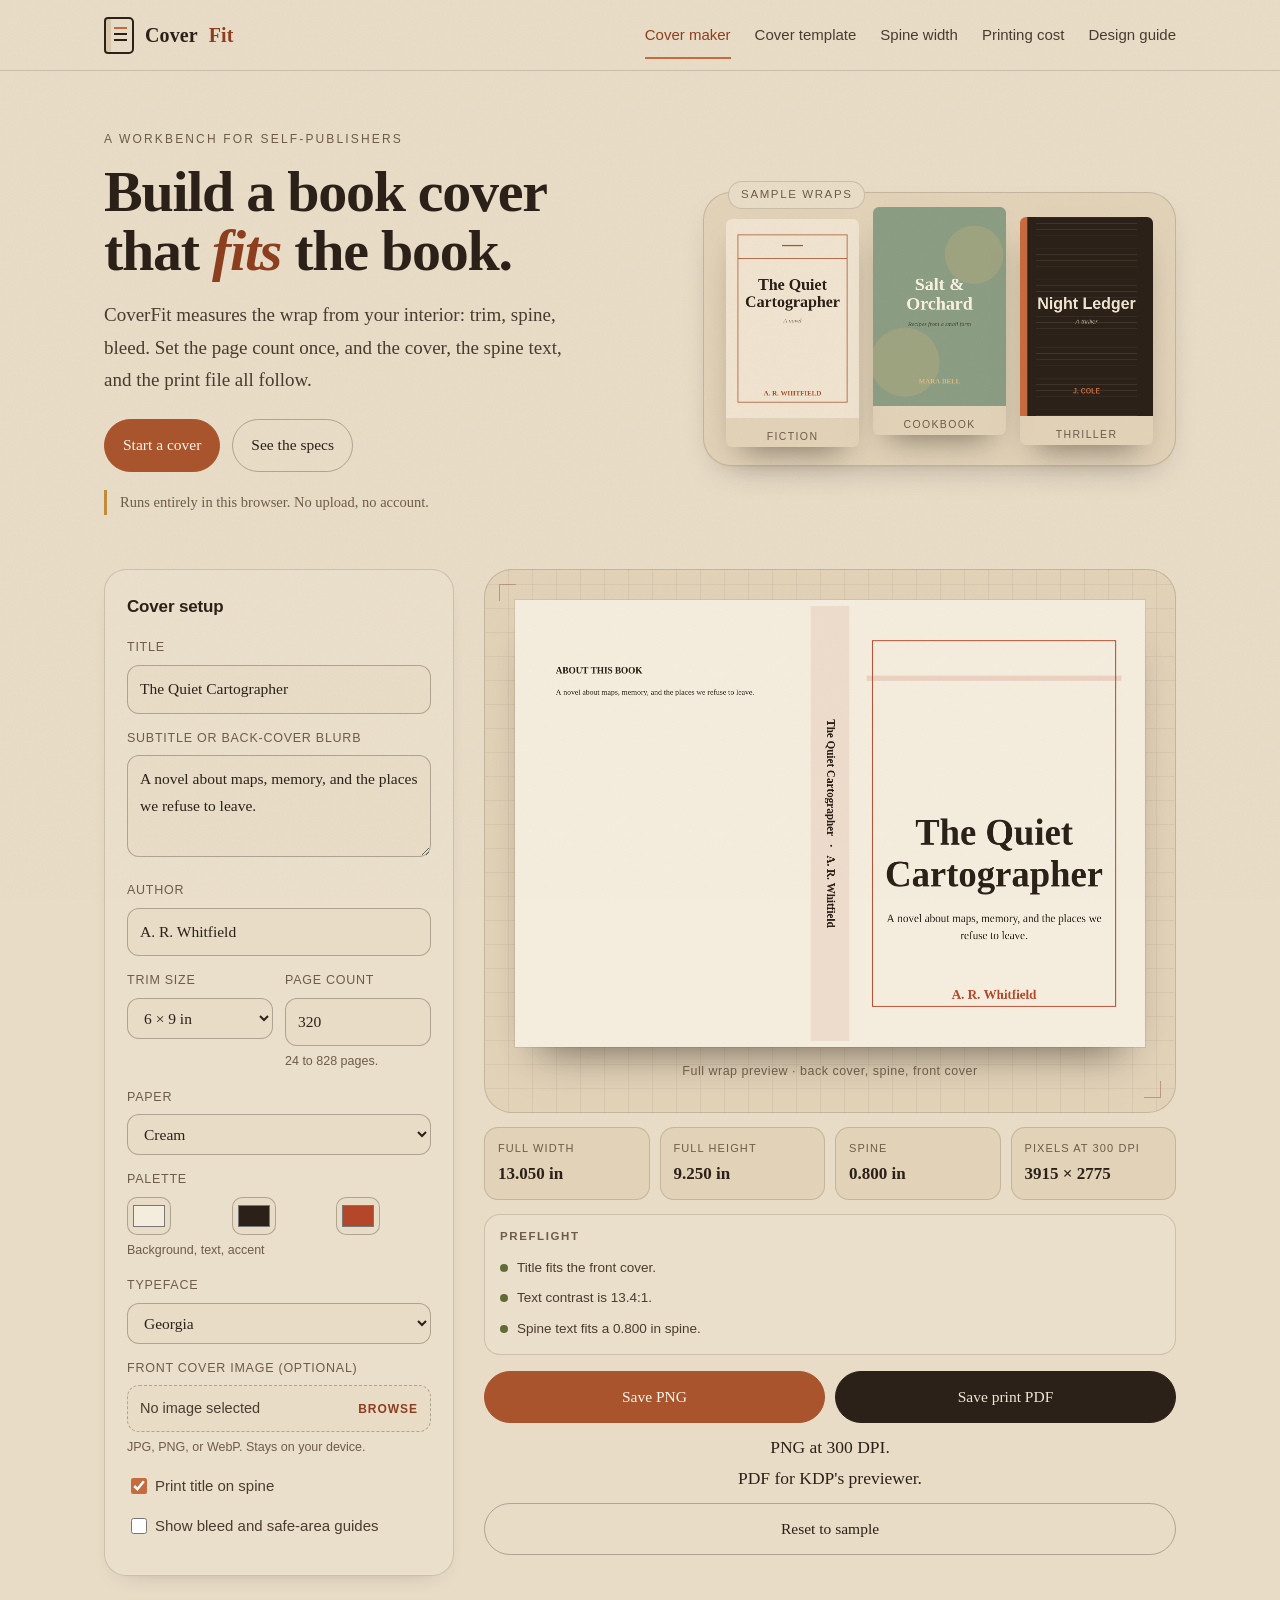
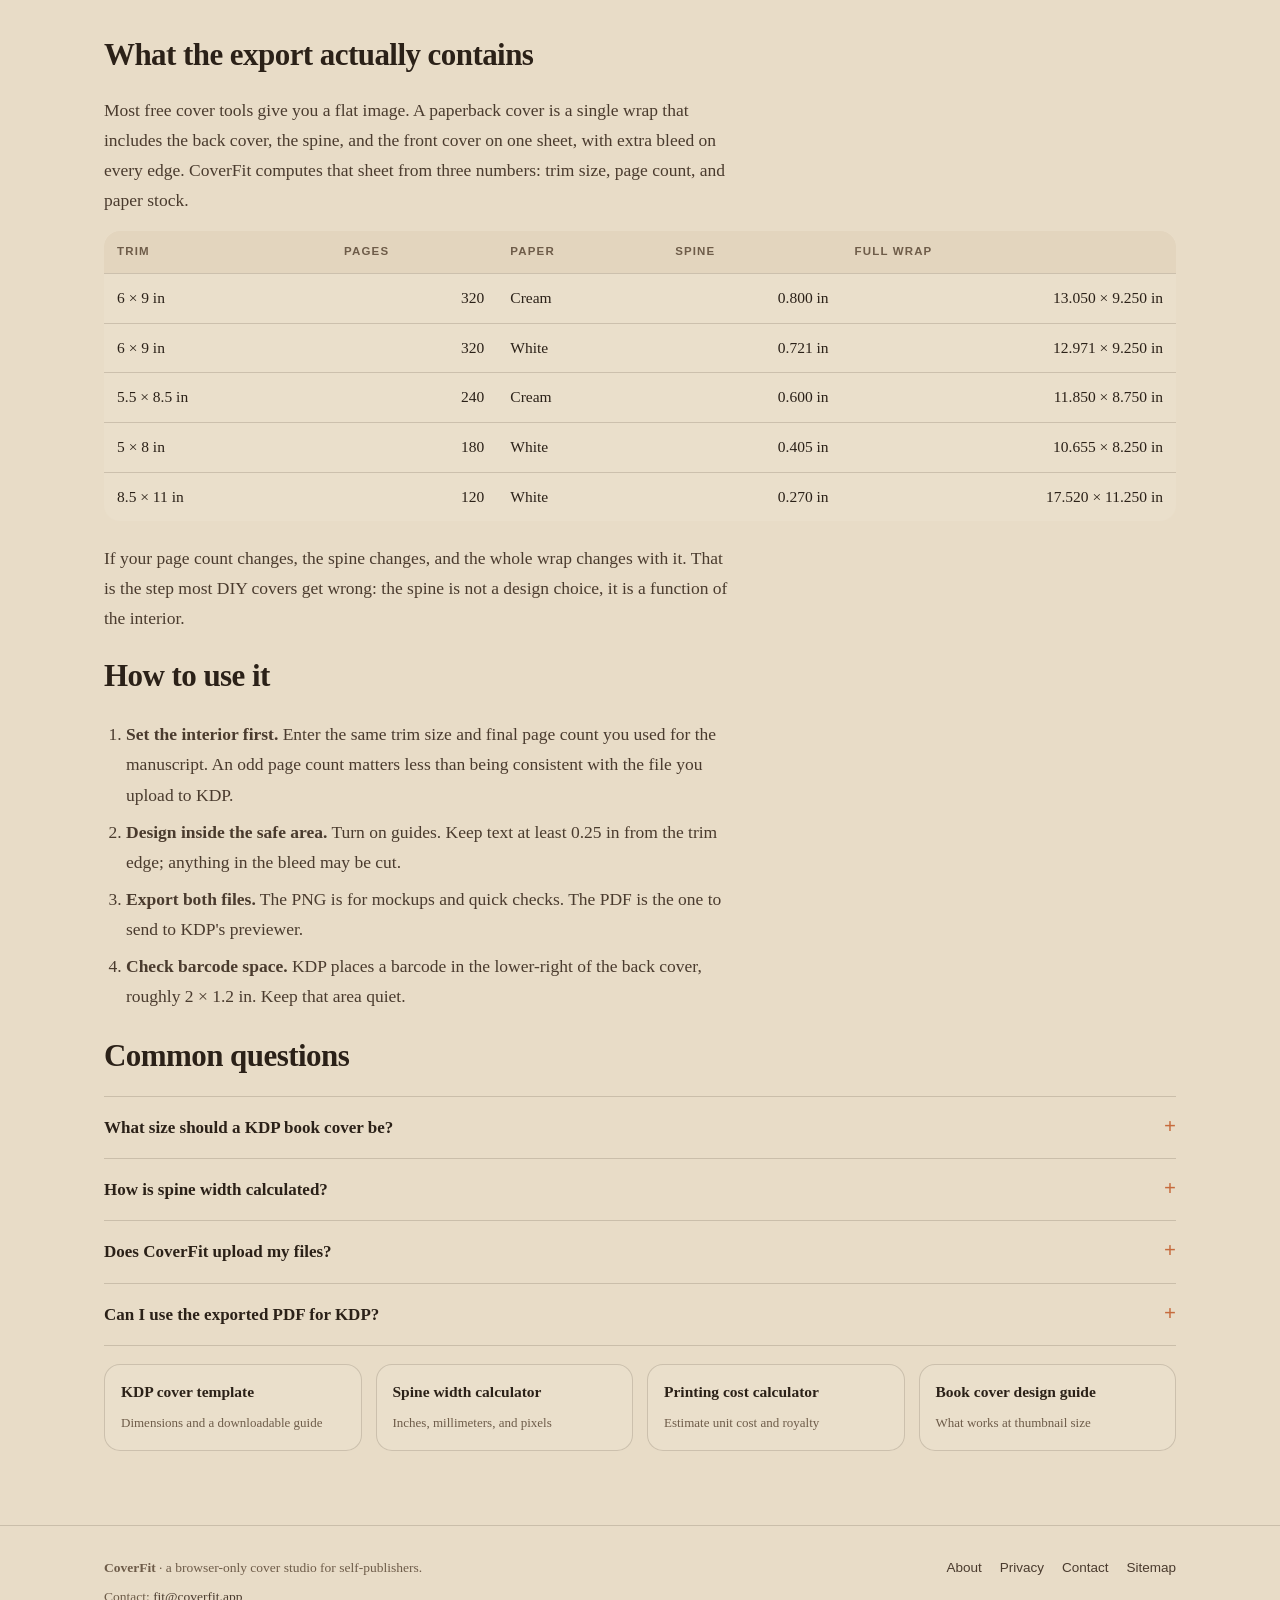
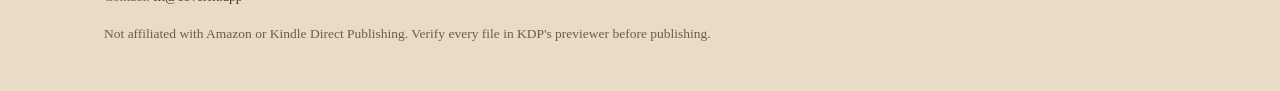
<file: index.html>
<!DOCTYPE html>
<html lang="en">
<head>
<meta charset="utf-8">
<meta name="viewport" content="width=device-width, initial-scale=1">
<title>KDP Book Cover Maker, Free and Print-Ready | CoverFit</title>
<meta name="description" content="Design a KDP-compliant book cover in your browser. Choose a trim size, enter the page count, and export a 300 DPI PNG or print-ready PDF with the correct spine and bleed.">
<link rel="canonical" href="https://coverfit.app/">
<meta name="robots" content="index,follow,max-image-preview:large">
<meta property="og:type" content="website">
<meta property="og:title" content="KDP Book Cover Maker, Free and Print-Ready">
<meta property="og:description" content="Correct spine width, bleed, and 300 DPI export for KDP paperbacks. No upload, no account.">
<meta property="og:url" content="https://coverfit.app/">
<meta property="og:image" content="https://coverfit.app/assets/og.png">
<meta property="og:image:width" content="1200">
<meta property="og:image:height" content="630">
<meta property="og:image:alt" content="KDP Book Cover Maker, Free and Print-Ready - CoverFit">
<meta name="twitter:card" content="summary_large_image">
<meta name="twitter:title" content="KDP Book Cover Maker, Free and Print-Ready">
<meta name="twitter:description" content="Correct spine width, bleed, and 300 DPI export for KDP paperbacks. No upload, no account.">
<meta name="twitter:image" content="https://coverfit.app/assets/og.png">
<meta property="og:site_name" content="CoverFit">
<meta name="msvalidate.01" content="9D7433268A5D262A40C974D2AF315FCE">
<meta name="theme-color" content="#e8dcc7">
<!-- Google tag (gtag.js) -->
<script async src="https://www.googletagmanager.com/gtag/js?id=G-Z1QJ4BB7VF"></script>
<script>
window.dataLayer = window.dataLayer || [];
function gtag(){dataLayer.push(arguments);}
gtag('js', new Date());
gtag('config', 'G-Z1QJ4BB7VF', { anonymize_ip: true });
window.track = function (name, params) { try { gtag('event', name, params || {}); } catch (e) {} };
</script>
<link rel="stylesheet" href="/assets/site.css?v=6">
<script type="application/ld+json">
{"@context":"https://schema.org","@type":"WebApplication","name":"CoverFit","url":"https://coverfit.app/","applicationCategory":"DesignApplication","operatingSystem":"Any","offers":{"@type":"Offer","price":"0","priceCurrency":"USD"},"description":"Browser-based KDP book cover maker that exports 300 DPI PNG and print-ready PDF with correct spine width and bleed."}
</script>
<script type="application/ld+json">
{"@context":"https://schema.org","@type":"FAQPage","mainEntity":[
{"@type":"Question","name":"What size should a KDP book cover be?","acceptedAnswer":{"@type":"Answer","text":"A full-wrap KDP cover is 2 × trim width + spine width + 0.25 in of bleed across, and trim height + 0.25 in tall. For a 6 × 9 in book with 320 cream pages, the spine is 0.800 in, so the full cover is 13.050 × 9.250 in."}},
{"@type":"Question","name":"How is spine width calculated?","acceptedAnswer":{"@type":"Answer","text":"KDP uses 0.002252 in per page for white paper and 0.0025 in per page for cream paper. Multiply the page count by that figure. A 320-page cream book is 320 × 0.0025 = 0.800 in."}},
{"@type":"Question","name":"Does CoverFit upload my files?","acceptedAnswer":{"@type":"Answer","text":"No. The cover is rendered in your browser with the canvas API. Images stay on your device, and exports are generated locally."}},
{"@type":"Question","name":"Can I use the exported PDF for KDP?","acceptedAnswer":{"@type":"Answer","text":"The PDF is a single-page wrap at 300 DPI with the exact trim, spine, and bleed dimensions you entered. Check the file in KDP's previewer before you publish; CoverFit cannot verify fonts, color profiles, or KDP account-specific requirements."}}
]}
</script>
<script type="application/ld+json">{"@context":"https://schema.org","@graph":[{"@type":"Organization","@id":"https://coverfit.app/#organization","name":"CoverFit","url":"https://coverfit.app/","logo":{"@type":"ImageObject","url":"https://coverfit.app/assets/og.png","width":1200,"height":630},"email":"fit@coverfit.app"},{"@type":"WebSite","@id":"https://coverfit.app/#website","url":"https://coverfit.app/","name":"CoverFit","publisher":{"@id":"https://coverfit.app/#organization"}}]}</script>
</head>
<body>
<a class="skip" href="#main">Skip to content</a>
<header class="site">
  <div class="wrap nav">
    <a class="brand" href="/"><span class="mark" aria-hidden="true"></span>Cover<em>Fit</em></a>
    <nav class="links" aria-label="Main">
      <a href="/" aria-current="page">Cover maker</a>
      <a href="/kdp-cover-template">Cover template</a>
      <a href="/spine-width-calculator">Spine width</a>
      <a href="/printing-cost-calculator">Printing cost</a>
      <a href="/book-cover-design">Design guide</a>
    </nav>
  </div>
</header>

<main id="main">
<div class="wrap">
  <div class="hero">
    <div>
      <div class="kicker">A workbench for self-publishers</div>
      <h1>Build a book cover that <em>fits</em> the book.</h1>
      <p class="lede">CoverFit measures the wrap from your interior: trim, spine, bleed. Set the page count once, and the cover, the spine text, and the print file all follow.</p>
      <div class="hero-cta">
        <a class="btn accent" href="#cover-tool">Start a cover</a>
        <a class="btn secondary" href="/kdp-cover-template">See the specs</a>
      </div>
      <p class="note">Runs entirely in this browser. No upload, no account.</p>
    </div>
    <div class="hero-proof">
      <div class="label">Sample wraps</div>
      <div class="proofs">
        <div class="proof"><canvas id="proof-a" width="300" height="450" aria-label="Sample literary fiction cover"></canvas><div class="tagline">Fiction</div></div>
        <div class="proof"><canvas id="proof-b" width="300" height="450" aria-label="Sample cookbook cover"></canvas><div class="tagline">Cookbook</div></div>
        <div class="proof"><canvas id="proof-c" width="300" height="450" aria-label="Sample thriller cover"></canvas><div class="tagline">Thriller</div></div>
      </div>
    </div>
  </div>

  <div class="tool" id="cover-tool">
    <form class="panel" onsubmit="return false">
      <h2>Cover setup</h2>
      <div class="field">
        <label for="f-title">Title</label>
        <input type="text" id="f-title" value="The Quiet Cartographer" maxlength="90" autocomplete="off">
      </div>
      <div class="field">
        <label for="f-subtitle">Subtitle or back-cover blurb</label>
        <textarea id="f-subtitle" rows="3" maxlength="400">A novel about maps, memory, and the places we refuse to leave.</textarea>
      </div>
      <div class="field">
        <label for="f-author">Author</label>
        <input type="text" id="f-author" value="A. R. Whitfield" maxlength="60" autocomplete="off">
      </div>
      <div class="row2">
        <div class="field">
          <label for="f-trim">Trim size</label>
          <select id="f-trim">
            <option value="6x9" selected>6 × 9 in</option>
            <option value="5.5x8.5">5.5 × 8.5 in</option>
            <option value="5x8">5 × 8 in</option>
            <option value="5.25x8">5.25 × 8 in</option>
            <option value="7x10">7 × 10 in</option>
            <option value="8.5x11">8.5 × 11 in</option>
            <option value="8x10">8 × 10 in</option>
          </select>
        </div>
        <div class="field">
          <label for="f-pages">Page count</label>
          <input type="number" id="f-pages" value="320" min="24" max="828" step="2">
          <div class="hint">24 to 828 pages.</div>
        </div>
      </div>
      <div class="field">
        <label for="f-paper">Paper</label>
        <select id="f-paper">
          <option value="cream" selected>Cream</option>
          <option value="white">White</option>
        </select>
      </div>
      <div class="field">
        <label>Palette</label>
        <div class="row3">
          <div class="swatch"><input type="color" id="f-bg" value="#f4ecdd" aria-label="Background color"></div>
          <div class="swatch"><input type="color" id="f-fg" value="#2b2118" aria-label="Text color"></div>
          <div class="swatch"><input type="color" id="f-accent" value="#b4472a" aria-label="Accent color"></div>
        </div>
        <div class="hint">Background, text, accent</div>
      </div>
      <div class="field">
        <label for="f-font">Typeface</label>
        <select id="f-font">
          <option value="Georgia, serif" selected>Georgia</option>
          <option value="&quot;Times New Roman&quot;, serif">Times</option>
          <option value="&quot;Palatino Linotype&quot;, serif">Palatino</option>
          <option value="Verdana, sans-serif">Verdana</option>
          <option value="&quot;Trebuchet MS&quot;, sans-serif">Trebuchet</option>
        </select>
      </div>
      <div class="field file-field">
        <span class="field-label" style="display:block;font-size:12.5px;letter-spacing:.06em;text-transform:uppercase;color:var(--muted);margin-bottom:6px;font-family:-apple-system,BlinkMacSystemFont,'Segoe UI',sans-serif">Front cover image (optional)</span>
        <input type="file" id="f-image" accept="image/*">
        <label class="file-label" for="f-image"><span id="f-image-name">No image selected</span><b>Browse</b></label>
        <div class="hint">JPG, PNG, or WebP. Stays on your device.</div>
        <div class="crop-controls" id="crop-controls" hidden>
          <div class="cr">
            <div><label for="f-crop-x">Left / right</label><input type="range" id="f-crop-x" min="0" max="1" step="0.01" value="0.5"></div>
            <div><label for="f-crop-y">Up / down</label><input type="range" id="f-crop-y" min="0" max="1" step="0.01" value="0.5"></div>
            <div><label for="f-crop-z">Zoom</label><input type="range" id="f-crop-z" min="1" max="3" step="0.05" value="1"></div>
          </div>
          <button class="btn secondary" type="button" id="crop-reset">Center image</button>
          <div class="hint">Or drag the front cover in the preview. Double-click it to recenter.</div>
        </div>
      </div>
      <div class="field">
        <label><input type="checkbox" id="f-spine-text" checked> Print title on spine</label>
      </div>
      <div class="field">
        <label><input type="checkbox" id="f-guides"> Show bleed and safe-area guides</label>
      </div>
    </form>

    <div>
      <div class="preview">
        <canvas id="cover-canvas" width="1200" height="850" aria-label="Live preview of the full book cover wrap"></canvas>
        <div class="cap">Full wrap preview · back cover, spine, front cover</div>
      </div>
      <div class="readout" aria-live="polite">
        <div><span>Full width</span><b id="r-fullw">13.050 in</b></div>
        <div><span>Full height</span><b id="r-fullh">9.250 in</b></div>
        <div><span>Spine</span><b id="r-spine">0.800 in</b></div>
        <div><span>Pixels at 300 DPI</span><b id="r-px">3915 × 2775</b></div>
      </div>
      <div class="preflight" id="preflight" aria-live="polite">
        <h3>Preflight</h3>
        <ul id="preflight-list"></ul>
      </div>
      <p class="alert" id="tool-status" role="status" aria-live="polite" hidden></p>
      <div class="actions">
        <button class="btn accent" type="button" id="btn-png">Save PNG</button>
        <button class="btn" type="button" id="btn-pdf">Save print PDF</button>
      </div>
      <div class="hint" style="margin-top:9px;text-align:center">PNG at 300 DPI.<br>PDF for KDP's previewer.</div>
      <button class="btn secondary block" type="button" id="btn-reset" style="margin-top:10px">Reset to sample</button>
    </div>
  </div>

  <section class="content">
    <h2>What the export actually contains</h2>
    <p>Most free cover tools give you a flat image. A paperback cover is a single wrap that includes the back cover, the spine, and the front cover on one sheet, with extra bleed on every edge. CoverFit computes that sheet from three numbers: trim size, page count, and paper stock.</p>
    <table>
      <thead><tr><th>Trim</th><th class="num">Pages</th><th>Paper</th><th class="num">Spine</th><th class="num">Full wrap</th></tr></thead>
      <tbody>
        <tr><td>6 × 9 in</td><td class="num">320</td><td>Cream</td><td class="num">0.800 in</td><td class="num">13.050 × 9.250 in</td></tr>
        <tr><td>6 × 9 in</td><td class="num">320</td><td>White</td><td class="num">0.721 in</td><td class="num">12.971 × 9.250 in</td></tr>
        <tr><td>5.5 × 8.5 in</td><td class="num">240</td><td>Cream</td><td class="num">0.600 in</td><td class="num">11.850 × 8.750 in</td></tr>
        <tr><td>5 × 8 in</td><td class="num">180</td><td>White</td><td class="num">0.405 in</td><td class="num">10.655 × 8.250 in</td></tr>
        <tr><td>8.5 × 11 in</td><td class="num">120</td><td>White</td><td class="num">0.270 in</td><td class="num">17.520 × 11.250 in</td></tr>
      </tbody>
    </table>
    <p>If your page count changes, the spine changes, and the whole wrap changes with it. That is the step most DIY covers get wrong: the spine is not a design choice, it is a function of the interior.</p>

    <h2>How to use it</h2>
    <ol>
      <li><strong>Set the interior first.</strong> Enter the same trim size and final page count you used for the manuscript. An odd page count matters less than being consistent with the file you upload to KDP.</li>
      <li><strong>Design inside the safe area.</strong> Turn on guides. Keep text at least 0.25 in from the trim edge; anything in the bleed may be cut.</li>
      <li><strong>Export both files.</strong> The PNG is for mockups and quick checks. The PDF is the one to send to KDP's previewer.</li>
      <li><strong>Check barcode space.</strong> KDP places a barcode in the lower-right of the back cover, roughly 2 × 1.2 in. Keep that area quiet.</li>
    </ol>

    <h2>Common questions</h2>
    <div class="faq">
      <details>
        <summary>What size should a KDP book cover be?</summary>
        <p>Full width = 2 × trim width + spine + 0.25 in. Full height = trim height + 0.25 in. For a 6 × 9 in book with 320 cream pages, that is 13.050 × 9.250 in.</p>
      </details>
      <details>
        <summary>How is spine width calculated?</summary>
        <p>0.002252 in per page for white paper, 0.0025 in per page for cream. A 320-page cream book is 0.800 in. These are the figures KDP documents for black-and-white paperbacks; always confirm in the KDP previewer.</p>
      </details>
      <details>
        <summary>Does CoverFit upload my files?</summary>
        <p>No. Rendering and export happen in your browser. Nothing is sent to a server, and there is no account to create.</p>
      </details>
      <details>
        <summary>Can I use the exported PDF for KDP?</summary>
        <p>It is a single-page wrap at 300 DPI with the dimensions you entered. KDP still has to accept it in the previewer, and it cannot verify fonts, color, or account-specific requirements.</p>
      </details>
    </div>

    <div class="related">
      <a href="/kdp-cover-template"><b>KDP cover template</b><span>Dimensions and a downloadable guide</span></a>
      <a href="/spine-width-calculator"><b>Spine width calculator</b><span>Inches, millimeters, and pixels</span></a>
      <a href="/printing-cost-calculator"><b>Printing cost calculator</b><span>Estimate unit cost and royalty</span></a>
      <a href="/book-cover-design"><b>Book cover design guide</b><span>What works at thumbnail size</span></a>
    </div>
  </section>
</div>
</main>

<footer class="site">
  <div class="wrap cols">
    <div>
      <div><strong>CoverFit</strong> · a browser-only cover studio for self-publishers.</div>
      <div style="margin-top:6px">Contact: <a href="mailto:fit@coverfit.app">fit@coverfit.app</a></div>
    </div>
    <nav aria-label="Footer">
      <a href="/about">About</a>
      <a href="/privacy">Privacy</a>
      <a href="/contact">Contact</a>
      <a href="/sitemap.xml">Sitemap</a>
    </nav>
  </div>
  <div class="wrap" style="margin-top:14px">Not affiliated with Amazon or Kindle Direct Publishing. Verify every file in KDP's previewer before publishing.</div>
</footer>
<script src="/assets/cover.js?v=6" defer></script>
</body>
</html>
</file>
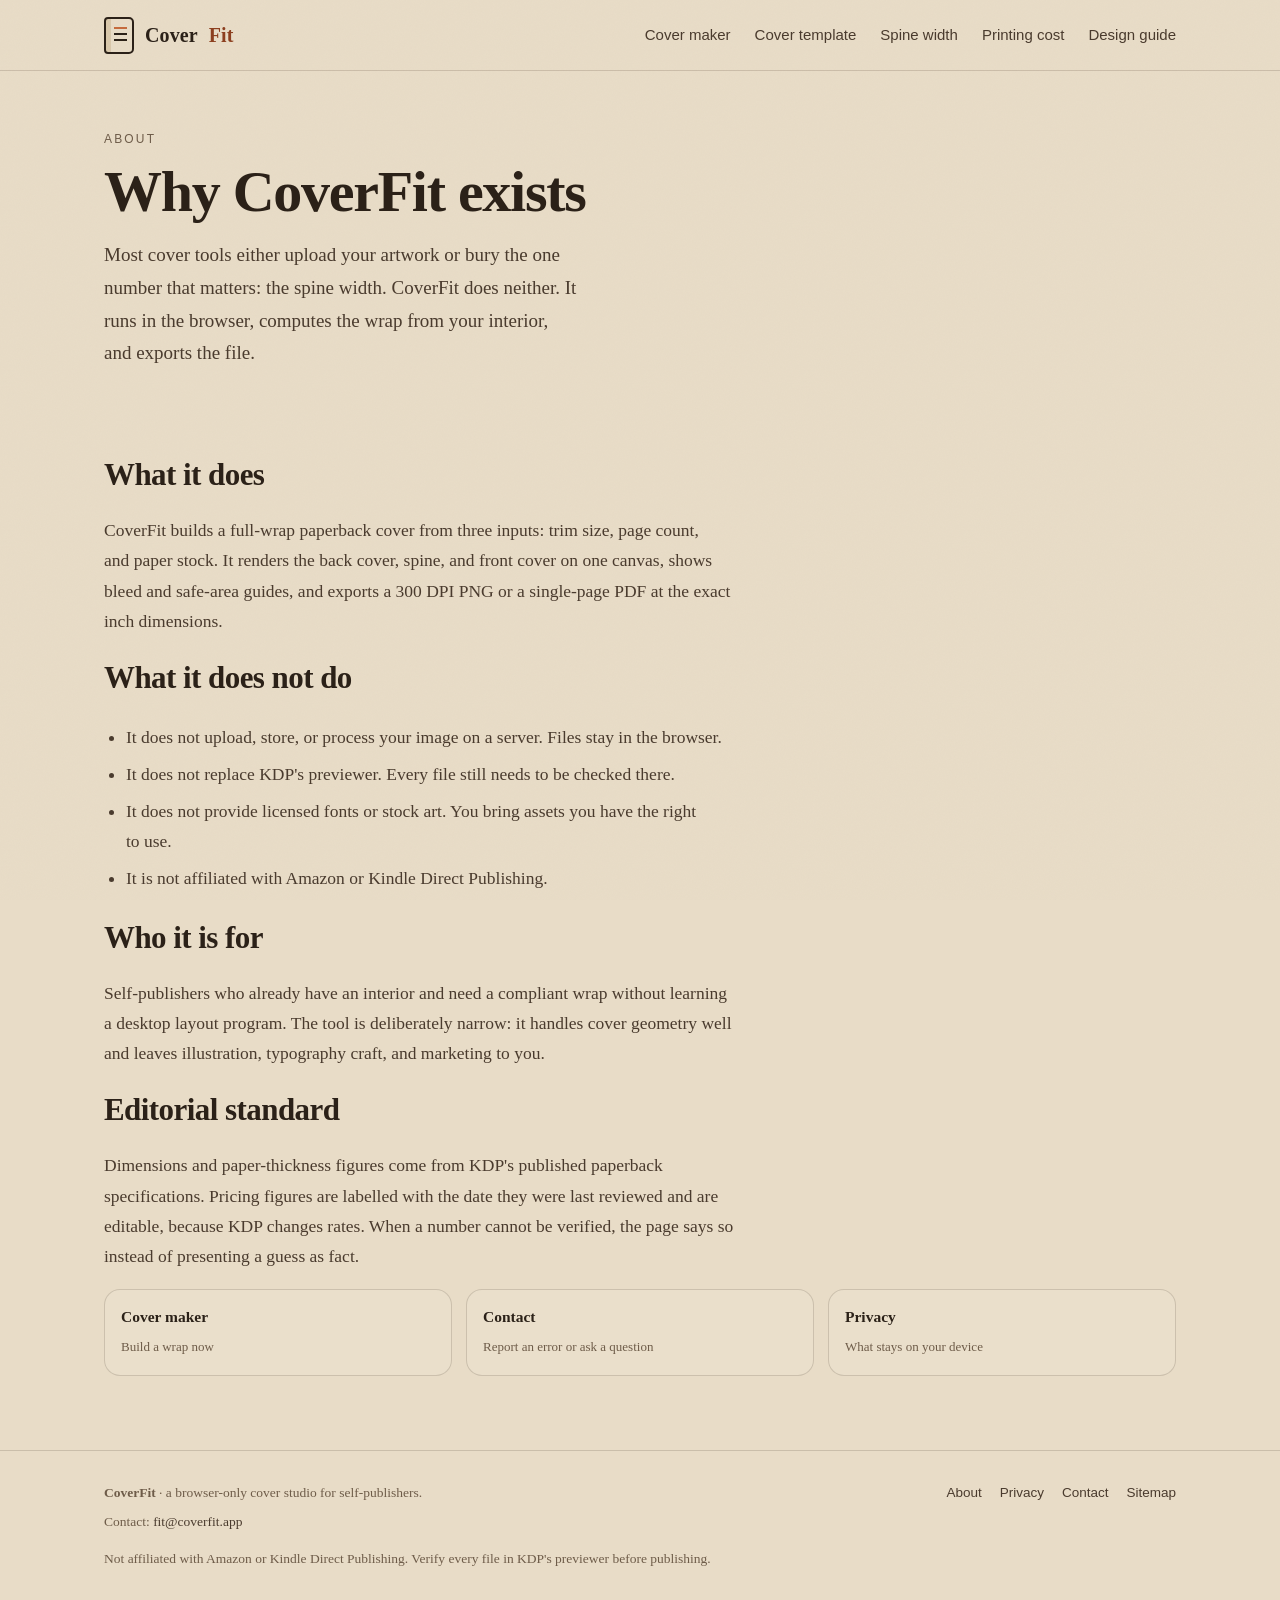
<file: about.html>
<!DOCTYPE html>
<html lang="en">
<head>
<meta charset="utf-8">
<meta name="viewport" content="width=device-width, initial-scale=1">
<title>About CoverFit | Browser-Only Cover Design</title>
<meta name="description" content="CoverFit is a browser-only book cover tool for self-publishers. It calculates KDP spine and bleed dimensions and exports print-ready files without uploading your artwork.">
<link rel="canonical" href="https://coverfit.app/about">
<meta name="robots" content="index,follow">
<meta property="og:type" content="website">
<meta property="og:title" content="About CoverFit">
<meta property="og:description" content="Why the cover tool runs entirely in your browser.">
<meta property="og:url" content="https://coverfit.app/about">
<meta property="og:site_name" content="CoverFit">
<meta property="og:image" content="https://coverfit.app/assets/og.png">
<meta property="og:image:width" content="1200">
<meta property="og:image:height" content="630">
<meta property="og:image:alt" content="About CoverFit">
<meta name="twitter:card" content="summary_large_image">
<meta name="twitter:title" content="About CoverFit">
<meta name="twitter:description" content="Why the cover tool runs entirely in your browser.">
<meta name="twitter:image" content="https://coverfit.app/assets/og.png">
<meta name="theme-color" content="#e8dcc7">
<!-- Google tag (gtag.js) -->
<script async src="https://www.googletagmanager.com/gtag/js?id=G-Z1QJ4BB7VF"></script>
<script>
window.dataLayer = window.dataLayer || [];
function gtag(){dataLayer.push(arguments);}
gtag('js', new Date());
gtag('config', 'G-Z1QJ4BB7VF', { anonymize_ip: true });
window.track = function (name, params) { try { gtag('event', name, params || {}); } catch (e) {} };
</script>
<link rel="stylesheet" href="/assets/site.css?v=6">
<script type="application/ld+json">{"@context":"https://schema.org","@type":"BreadcrumbList","itemListElement":[{"@type":"ListItem","position":1,"name":"Cover maker","item":"https://coverfit.app/"},{"@type":"ListItem","position":2,"name":"About","item":"https://coverfit.app/about"}]}</script>
</head>
<body>
<a class="skip" href="#main">Skip to content</a>
<header class="site">
  <div class="wrap nav">
    <a class="brand" href="/"><span class="mark" aria-hidden="true"></span>Cover<em>Fit</em></a>
    <nav class="links" aria-label="Main">
      <a href="/">Cover maker</a>
      <a href="/kdp-cover-template">Cover template</a>
      <a href="/spine-width-calculator">Spine width</a>
      <a href="/printing-cost-calculator">Printing cost</a>
      <a href="/book-cover-design">Design guide</a>
    </nav>
  </div>
</header>

<main id="main">
<div class="wrap">
  <div class="hero">
    <div>
      <div class="kicker">About</div>
      <h1>Why CoverFit exists</h1>
      <p class="lede">Most cover tools either upload your artwork or bury the one number that matters: the spine width. CoverFit does neither. It runs in the browser, computes the wrap from your interior, and exports the file.</p>
    </div>
  </div>

  <section class="content">
    <h2>What it does</h2>
    <p>CoverFit builds a full-wrap paperback cover from three inputs: trim size, page count, and paper stock. It renders the back cover, spine, and front cover on one canvas, shows bleed and safe-area guides, and exports a 300 DPI PNG or a single-page PDF at the exact inch dimensions.</p>

    <h2>What it does not do</h2>
    <ul>
      <li>It does not upload, store, or process your image on a server. Files stay in the browser.</li>
      <li>It does not replace KDP's previewer. Every file still needs to be checked there.</li>
      <li>It does not provide licensed fonts or stock art. You bring assets you have the right to use.</li>
      <li>It is not affiliated with Amazon or Kindle Direct Publishing.</li>
    </ul>

    <h2>Who it is for</h2>
    <p>Self-publishers who already have an interior and need a compliant wrap without learning a desktop layout program. The tool is deliberately narrow: it handles cover geometry well and leaves illustration, typography craft, and marketing to you.</p>

    <h2>Editorial standard</h2>
    <p>Dimensions and paper-thickness figures come from KDP's published paperback specifications. Pricing figures are labelled with the date they were last reviewed and are editable, because KDP changes rates. When a number cannot be verified, the page says so instead of presenting a guess as fact.</p>

    <div class="related">
      <a href="/"><b>Cover maker</b><span>Build a wrap now</span></a>
      <a href="/contact"><b>Contact</b><span>Report an error or ask a question</span></a>
      <a href="/privacy"><b>Privacy</b><span>What stays on your device</span></a>
    </div>
  </section>
</div>
</main>

<footer class="site">
  <div class="wrap cols">
    <div>
      <div><strong>CoverFit</strong> · a browser-only cover studio for self-publishers.</div>
      <div style="margin-top:6px">Contact: <a href="mailto:fit@coverfit.app">fit@coverfit.app</a></div>
    </div>
    <nav aria-label="Footer">
      <a href="/about">About</a>
      <a href="/privacy">Privacy</a>
      <a href="/contact">Contact</a>
      <a href="/sitemap.xml">Sitemap</a>
    </nav>
  </div>
  <div class="wrap" style="margin-top:14px">Not affiliated with Amazon or Kindle Direct Publishing. Verify every file in KDP's previewer before publishing.</div>
</footer>
</body>
</html>
</file>
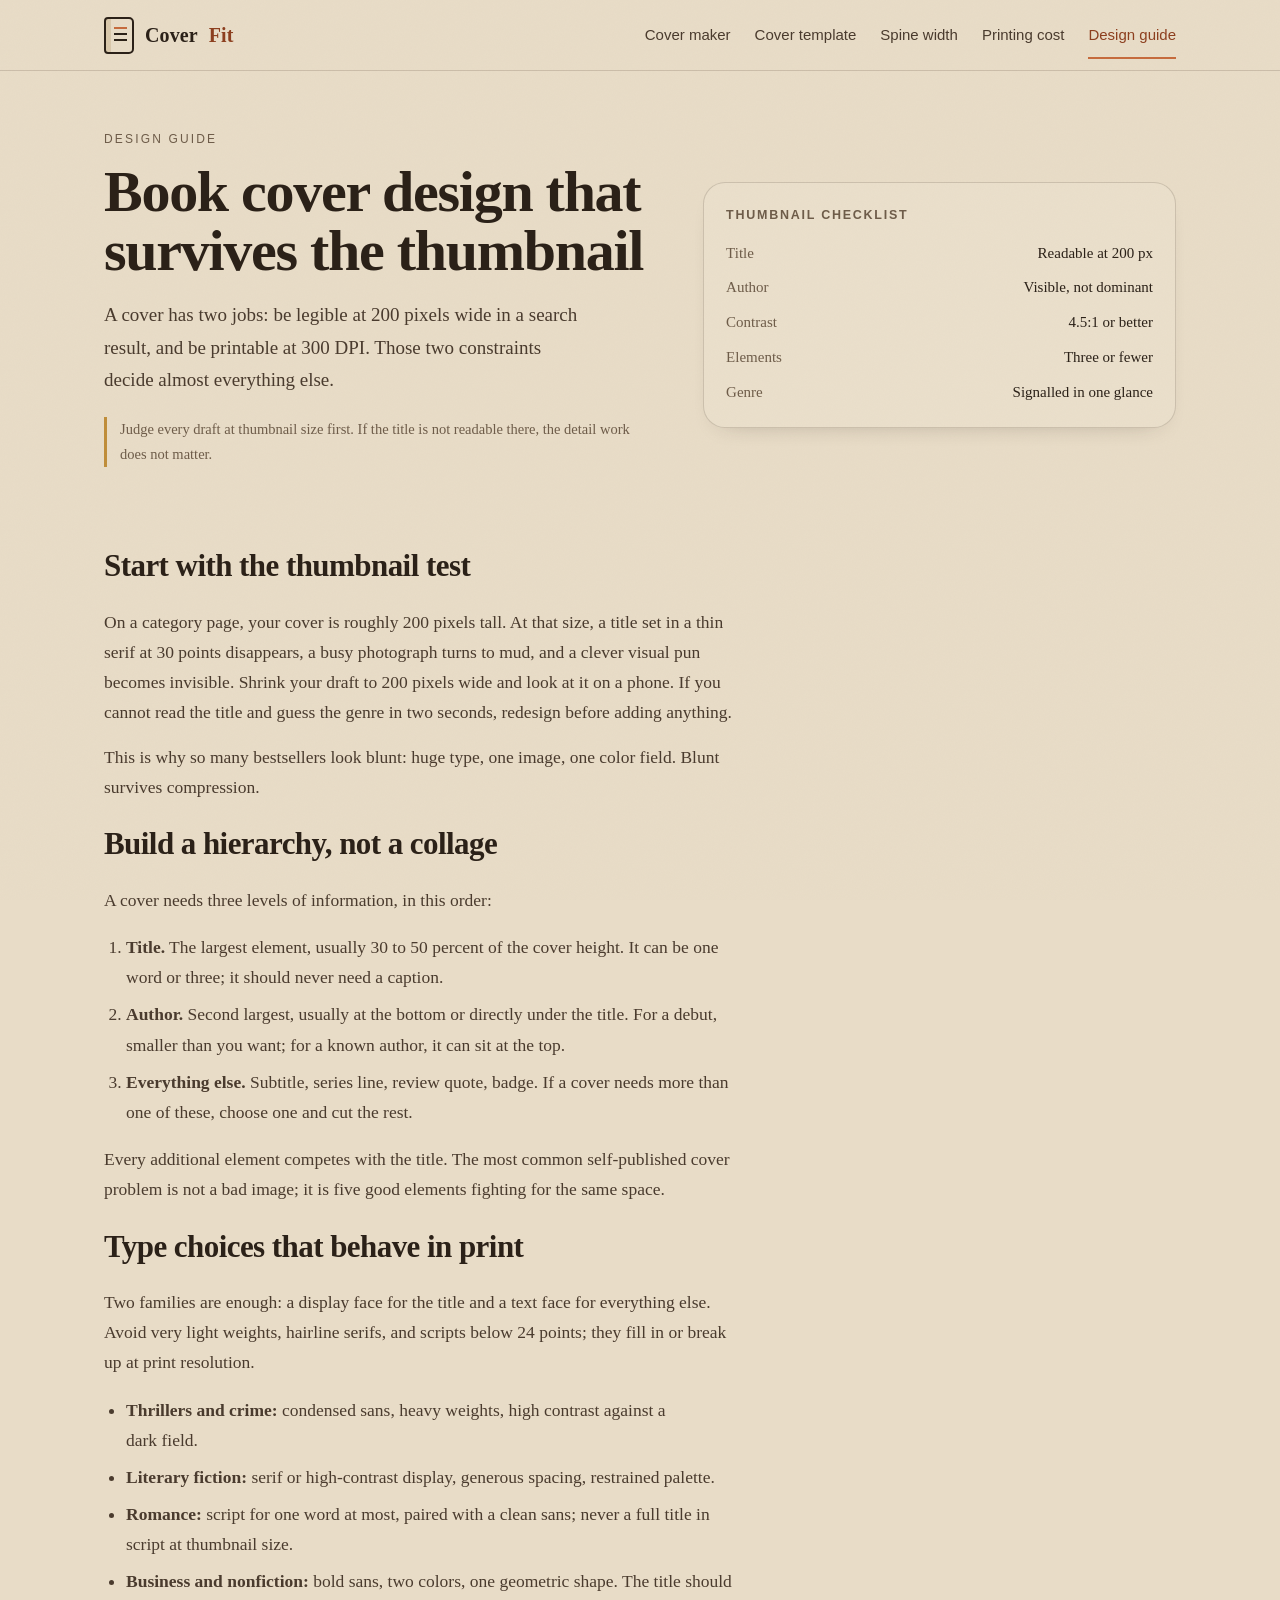
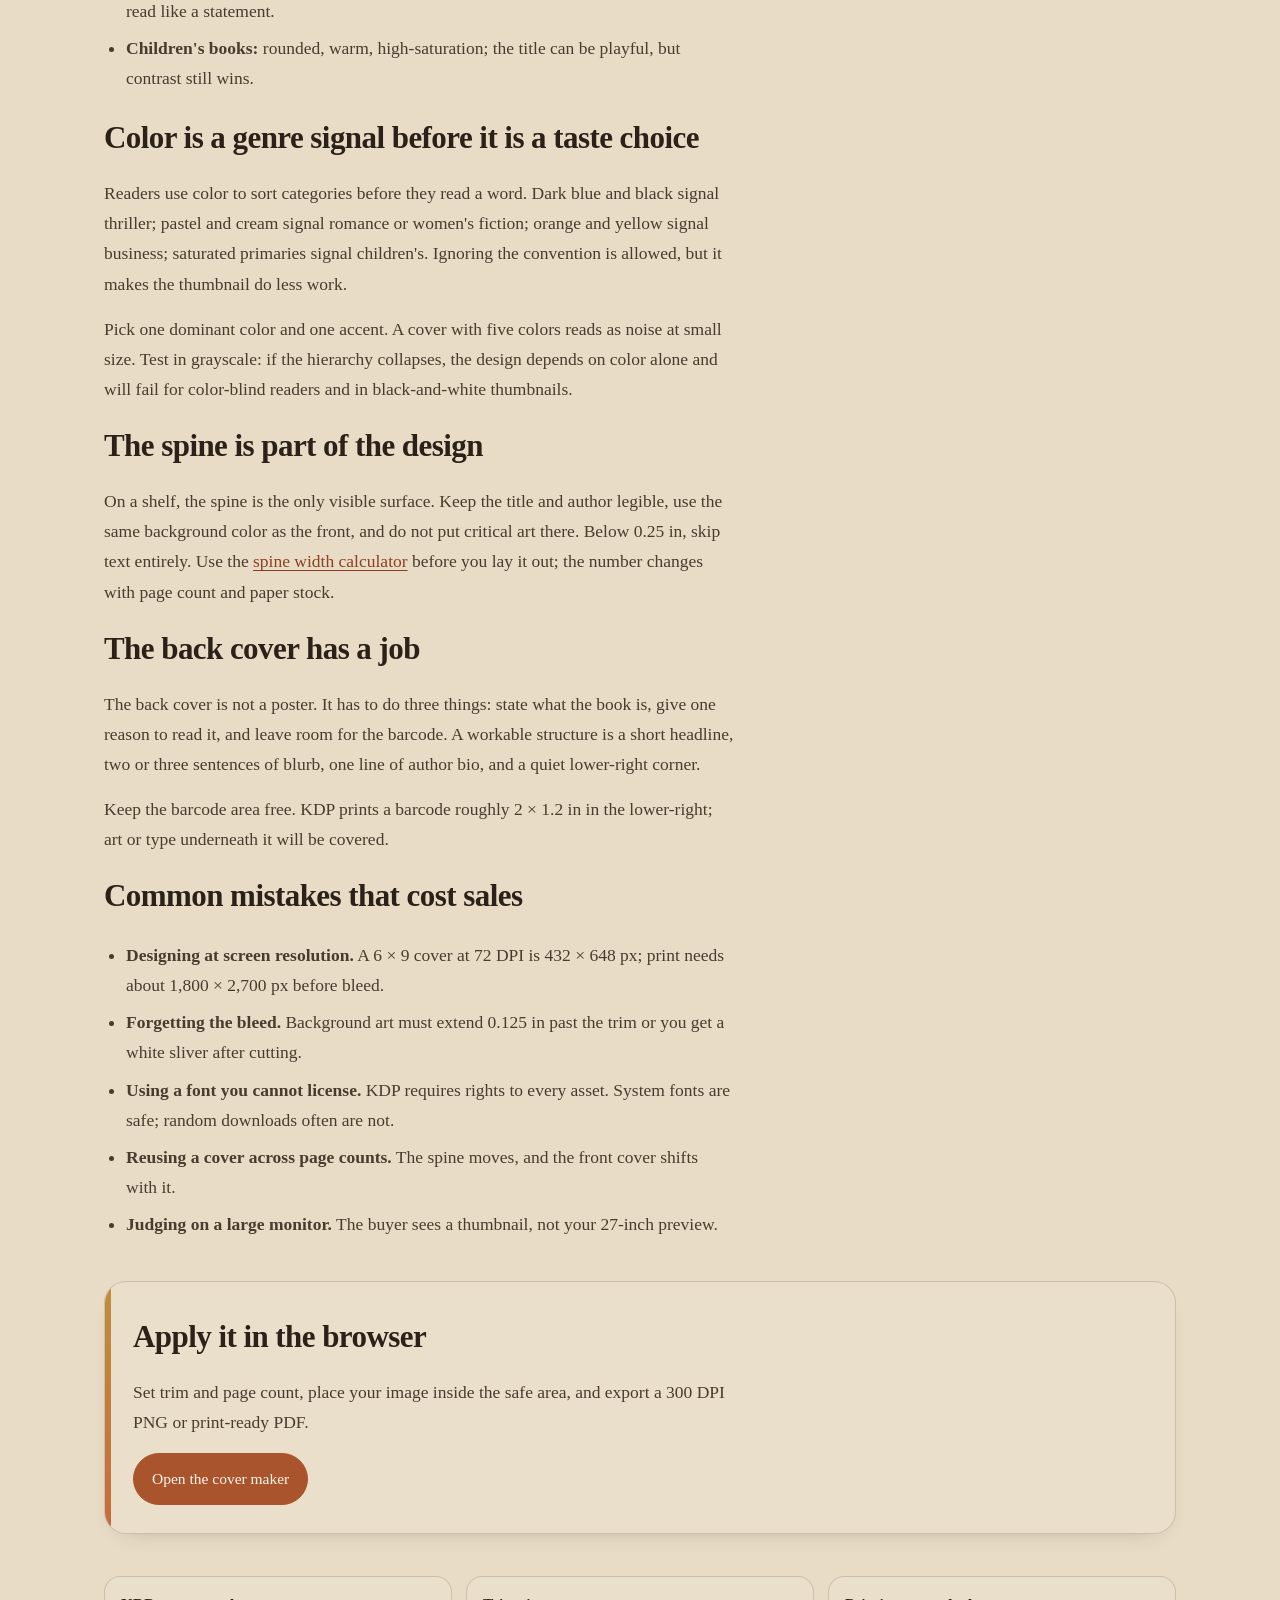
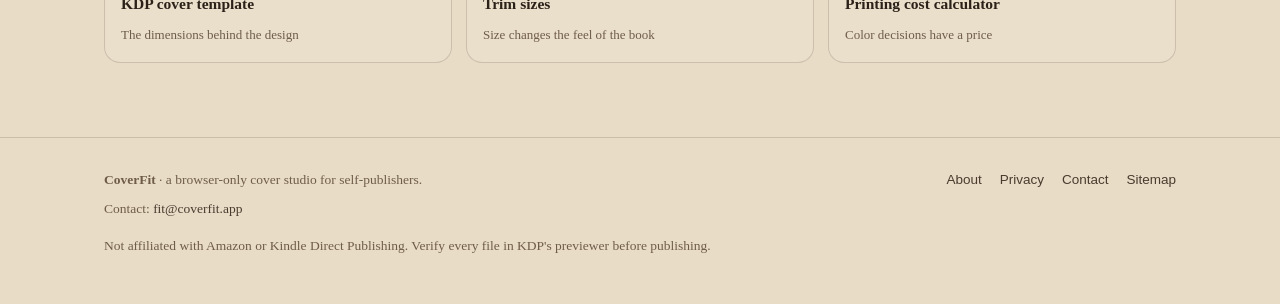
<file: book-cover-design.html>
<!DOCTYPE html>
<html lang="en">
<head>
<meta charset="utf-8">
<meta name="viewport" content="width=device-width, initial-scale=1">
<title>Book Cover Design: What Works at Thumbnail Size | CoverFit</title>
<meta name="description" content="A practical book cover design guide for self-publishers: thumbnail hierarchy, genre signals, type choices, spine text, and the mistakes that cost sales.">
<link rel="canonical" href="https://coverfit.app/book-cover-design">
<meta name="robots" content="index,follow,max-image-preview:large">
<meta property="og:type" content="article">
<meta property="og:title" content="Book Cover Design: What Works at Thumbnail Size">
<meta property="og:description" content="Most covers are judged at 200 pixels wide. Design for that first, then for print.">
<meta property="og:url" content="https://coverfit.app/book-cover-design">
<meta property="og:site_name" content="CoverFit">
<meta property="og:image" content="https://coverfit.app/assets/og.png">
<meta property="og:image:width" content="1200">
<meta property="og:image:height" content="630">
<meta property="og:image:alt" content="Book Cover Design: What Works at Thumbnail Size - CoverFit">
<meta name="twitter:card" content="summary_large_image">
<meta name="twitter:title" content="Book Cover Design: What Works at Thumbnail Size">
<meta name="twitter:description" content="Most covers are judged at 200 pixels wide. Design for that first, then for print.">
<meta name="twitter:image" content="https://coverfit.app/assets/og.png">
<meta name="theme-color" content="#e8dcc7">
<!-- Google tag (gtag.js) -->
<script async src="https://www.googletagmanager.com/gtag/js?id=G-Z1QJ4BB7VF"></script>
<script>
window.dataLayer = window.dataLayer || [];
function gtag(){dataLayer.push(arguments);}
gtag('js', new Date());
gtag('config', 'G-Z1QJ4BB7VF', { anonymize_ip: true });
window.track = function (name, params) { try { gtag('event', name, params || {}); } catch (e) {} };
</script>
<link rel="stylesheet" href="/assets/site.css?v=6">
<script type="application/ld+json">{"@context":"https://schema.org","@type":"BreadcrumbList","itemListElement":[{"@type":"ListItem","position":1,"name":"Cover maker","item":"https://coverfit.app/"},{"@type":"ListItem","position":2,"name":"Book cover design guide","item":"https://coverfit.app/book-cover-design"}]}</script>
</head>
<body>
<a class="skip" href="#main">Skip to content</a>
<header class="site">
  <div class="wrap nav">
    <a class="brand" href="/"><span class="mark" aria-hidden="true"></span>Cover<em>Fit</em></a>
    <nav class="links" aria-label="Main">
      <a href="/">Cover maker</a>
      <a href="/kdp-cover-template">Cover template</a>
      <a href="/spine-width-calculator">Spine width</a>
      <a href="/printing-cost-calculator">Printing cost</a>
      <a href="/book-cover-design" aria-current="page">Design guide</a>
    </nav>
  </div>
</header>

<main id="main">
<div class="wrap">
  <div class="hero">
    <div>
      <div class="kicker">Design guide</div>
      <h1>Book cover design that survives the thumbnail</h1>
      <p class="lede">A cover has two jobs: be legible at 200 pixels wide in a search result, and be printable at 300 DPI. Those two constraints decide almost everything else.</p>
      <p class="note">Judge every draft at thumbnail size first. If the title is not readable there, the detail work does not matter.</p>
    </div>
    <aside class="spec-card">
      <h2>Thumbnail checklist</h2>
      <dl>
        <dt>Title</dt><dd>Readable at 200 px</dd>
        <dt>Author</dt><dd>Visible, not dominant</dd>
        <dt>Contrast</dt><dd>4.5:1 or better</dd>
        <dt>Elements</dt><dd>Three or fewer</dd>
        <dt>Genre</dt><dd>Signalled in one glance</dd>
      </dl>
    </aside>
  </div>

  <section class="content">
    <h2>Start with the thumbnail test</h2>
    <p>On a category page, your cover is roughly 200 pixels tall. At that size, a title set in a thin serif at 30 points disappears, a busy photograph turns to mud, and a clever visual pun becomes invisible. Shrink your draft to 200 pixels wide and look at it on a phone. If you cannot read the title and guess the genre in two seconds, redesign before adding anything.</p>
    <p>This is why so many bestsellers look blunt: huge type, one image, one color field. Blunt survives compression.</p>

    <h2>Build a hierarchy, not a collage</h2>
    <p>A cover needs three levels of information, in this order:</p>
    <ol>
      <li><strong>Title.</strong> The largest element, usually 30 to 50 percent of the cover height. It can be one word or three; it should never need a caption.</li>
      <li><strong>Author.</strong> Second largest, usually at the bottom or directly under the title. For a debut, smaller than you want; for a known author, it can sit at the top.</li>
      <li><strong>Everything else.</strong> Subtitle, series line, review quote, badge. If a cover needs more than one of these, choose one and cut the rest.</li>
    </ol>
    <p>Every additional element competes with the title. The most common self-published cover problem is not a bad image; it is five good elements fighting for the same space.</p>

    <h2>Type choices that behave in print</h2>
    <p>Two families are enough: a display face for the title and a text face for everything else. Avoid very light weights, hairline serifs, and scripts below 24 points; they fill in or break up at print resolution.</p>
    <ul>
      <li><strong>Thrillers and crime:</strong> condensed sans, heavy weights, high contrast against a dark field.</li>
      <li><strong>Literary fiction:</strong> serif or high-contrast display, generous spacing, restrained palette.</li>
      <li><strong>Romance:</strong> script for one word at most, paired with a clean sans; never a full title in script at thumbnail size.</li>
      <li><strong>Business and nonfiction:</strong> bold sans, two colors, one geometric shape. The title should read like a statement.</li>
      <li><strong>Children's books:</strong> rounded, warm, high-saturation; the title can be playful, but contrast still wins.</li>
    </ul>

    <h2>Color is a genre signal before it is a taste choice</h2>
    <p>Readers use color to sort categories before they read a word. Dark blue and black signal thriller; pastel and cream signal romance or women's fiction; orange and yellow signal business; saturated primaries signal children's. Ignoring the convention is allowed, but it makes the thumbnail do less work.</p>
    <p>Pick one dominant color and one accent. A cover with five colors reads as noise at small size. Test in grayscale: if the hierarchy collapses, the design depends on color alone and will fail for color-blind readers and in black-and-white thumbnails.</p>

    <h2>The spine is part of the design</h2>
    <p>On a shelf, the spine is the only visible surface. Keep the title and author legible, use the same background color as the front, and do not put critical art there. Below 0.25 in, skip text entirely. Use the <a href="/spine-width-calculator">spine width calculator</a> before you lay it out; the number changes with page count and paper stock.</p>

    <h2>The back cover has a job</h2>
    <p>The back cover is not a poster. It has to do three things: state what the book is, give one reason to read it, and leave room for the barcode. A workable structure is a short headline, two or three sentences of blurb, one line of author bio, and a quiet lower-right corner.</p>
    <p>Keep the barcode area free. KDP prints a barcode roughly 2 × 1.2 in in the lower-right; art or type underneath it will be covered.</p>

    <h2>Common mistakes that cost sales</h2>
    <ul>
      <li><strong>Designing at screen resolution.</strong> A 6 × 9 cover at 72 DPI is 432 × 648 px; print needs about 1,800 × 2,700 px before bleed.</li>
      <li><strong>Forgetting the bleed.</strong> Background art must extend 0.125 in past the trim or you get a white sliver after cutting.</li>
      <li><strong>Using a font you cannot license.</strong> KDP requires rights to every asset. System fonts are safe; random downloads often are not.</li>
      <li><strong>Reusing a cover across page counts.</strong> The spine moves, and the front cover shifts with it.</li>
      <li><strong>Judging on a large monitor.</strong> The buyer sees a thumbnail, not your 27-inch preview.</li>
    </ul>

    <div class="cta">
      <h2>Apply it in the browser</h2>
      <p>Set trim and page count, place your image inside the safe area, and export a 300 DPI PNG or print-ready PDF.</p>
      <a class="btn accent" href="/">Open the cover maker</a>
    </div>

    <div class="related">
      <a href="/kdp-cover-template"><b>KDP cover template</b><span>The dimensions behind the design</span></a>
      <a href="/trim-sizes"><b>Trim sizes</b><span>Size changes the feel of the book</span></a>
      <a href="/printing-cost-calculator"><b>Printing cost calculator</b><span>Color decisions have a price</span></a>
    </div>
  </section>
</div>
</main>

<footer class="site">
  <div class="wrap cols">
    <div>
      <div><strong>CoverFit</strong> · a browser-only cover studio for self-publishers.</div>
      <div style="margin-top:6px">Contact: <a href="mailto:fit@coverfit.app">fit@coverfit.app</a></div>
    </div>
    <nav aria-label="Footer">
      <a href="/about">About</a>
      <a href="/privacy">Privacy</a>
      <a href="/contact">Contact</a>
      <a href="/sitemap.xml">Sitemap</a>
    </nav>
  </div>
  <div class="wrap" style="margin-top:14px">Not affiliated with Amazon or Kindle Direct Publishing. Verify every file in KDP's previewer before publishing.</div>
</footer>
</body>
</html>
</file>
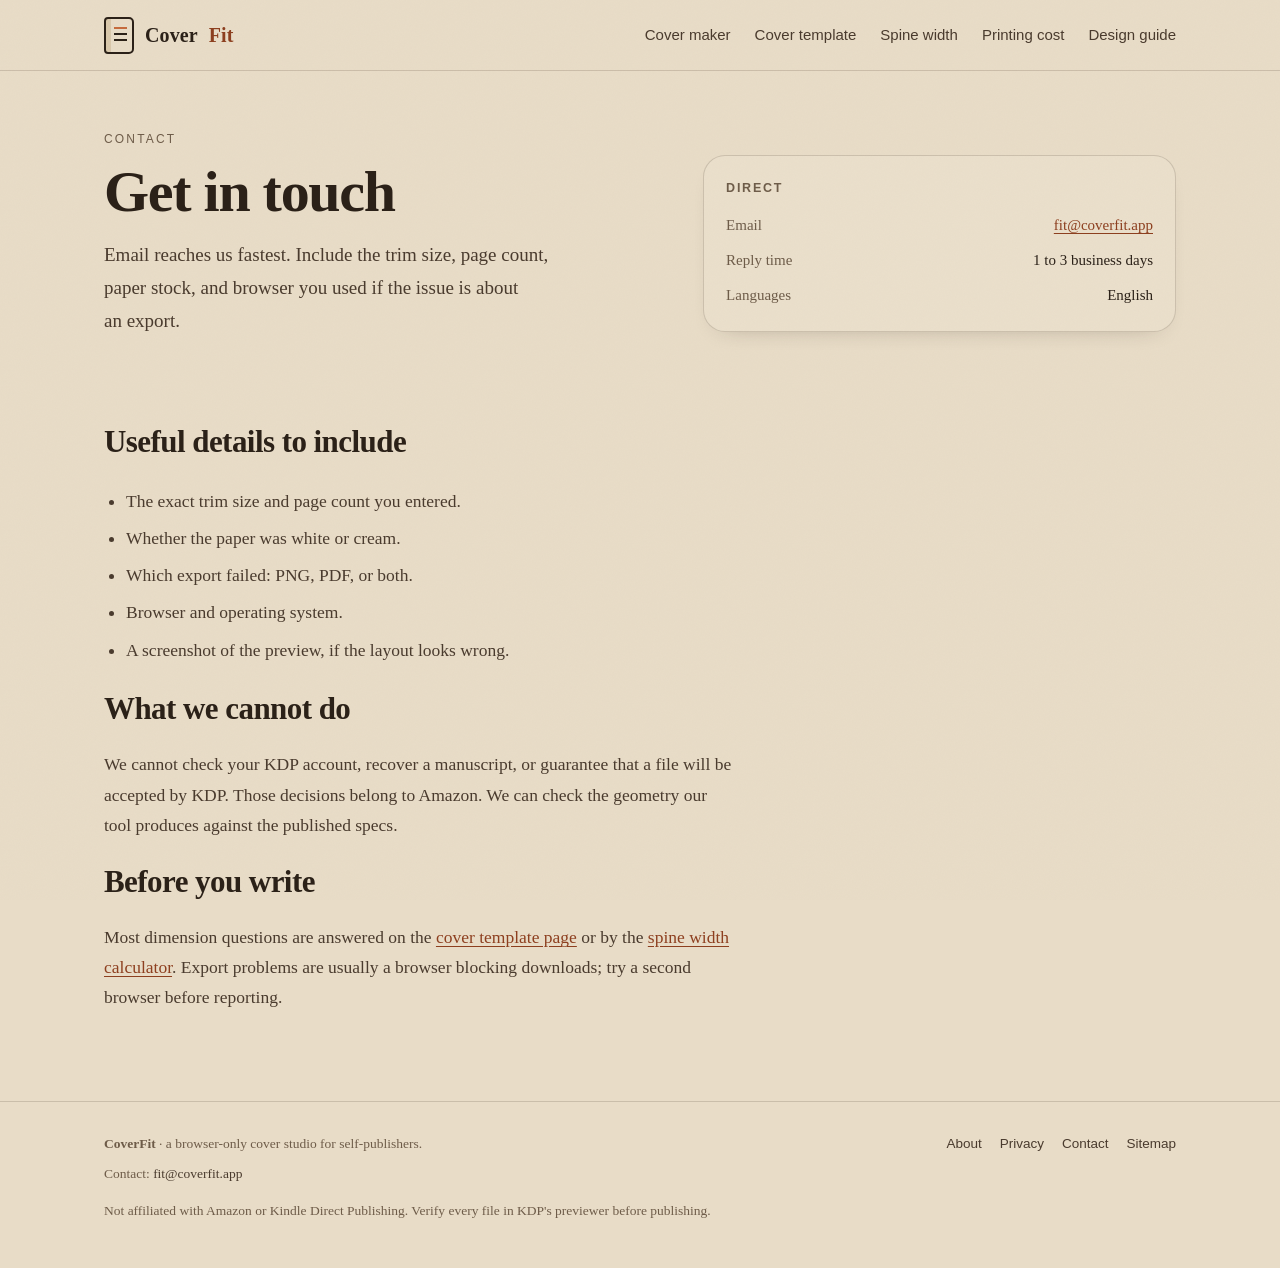
<file: contact.html>
<!DOCTYPE html>
<html lang="en">
<head>
<meta charset="utf-8">
<meta name="viewport" content="width=device-width, initial-scale=1">
<title>Contact CoverFit | Report a Dimension or Ask a Question</title>
<meta name="description" content="Contact CoverFit about a wrong dimension, an export problem, or a question about KDP cover specs. Email is the fastest route.">
<link rel="canonical" href="https://coverfit.app/contact">
<meta name="robots" content="index,follow">
<meta property="og:type" content="website">
<meta property="og:title" content="Contact CoverFit">
<meta property="og:url" content="https://coverfit.app/contact">
<meta property="og:description" content="Contact CoverFit about a wrong dimension, an export problem, or a question about KDP cover specs. Email is the fastest route.">
<meta property="og:site_name" content="CoverFit">
<meta property="og:image" content="https://coverfit.app/assets/og.png">
<meta property="og:image:width" content="1200">
<meta property="og:image:height" content="630">
<meta property="og:image:alt" content="Contact CoverFit">
<meta name="twitter:card" content="summary_large_image">
<meta name="twitter:title" content="Contact CoverFit">
<meta name="twitter:description" content="Contact CoverFit about a wrong dimension, an export problem, or a question about KDP cover specs. Email is the fastest route.">
<meta name="twitter:image" content="https://coverfit.app/assets/og.png">
<meta name="theme-color" content="#e8dcc7">
<!-- Google tag (gtag.js) -->
<script async src="https://www.googletagmanager.com/gtag/js?id=G-Z1QJ4BB7VF"></script>
<script>
window.dataLayer = window.dataLayer || [];
function gtag(){dataLayer.push(arguments);}
gtag('js', new Date());
gtag('config', 'G-Z1QJ4BB7VF', { anonymize_ip: true });
window.track = function (name, params) { try { gtag('event', name, params || {}); } catch (e) {} };
</script>
<link rel="stylesheet" href="/assets/site.css?v=6">
<script type="application/ld+json">{"@context":"https://schema.org","@type":"BreadcrumbList","itemListElement":[{"@type":"ListItem","position":1,"name":"Cover maker","item":"https://coverfit.app/"},{"@type":"ListItem","position":2,"name":"Contact","item":"https://coverfit.app/contact"}]}</script>
</head>
<body>
<a class="skip" href="#main">Skip to content</a>
<header class="site">
  <div class="wrap nav">
    <a class="brand" href="/"><span class="mark" aria-hidden="true"></span>Cover<em>Fit</em></a>
    <nav class="links" aria-label="Main">
      <a href="/">Cover maker</a>
      <a href="/kdp-cover-template">Cover template</a>
      <a href="/spine-width-calculator">Spine width</a>
      <a href="/printing-cost-calculator">Printing cost</a>
      <a href="/book-cover-design">Design guide</a>
    </nav>
  </div>
</header>

<main id="main">
<div class="wrap">
  <div class="hero">
    <div>
      <div class="kicker">Contact</div>
      <h1>Get in touch</h1>
      <p class="lede">Email reaches us fastest. Include the trim size, page count, paper stock, and browser you used if the issue is about an export.</p>
    </div>
    <aside class="spec-card">
      <h2>Direct</h2>
      <dl>
        <dt>Email</dt><dd><a href="mailto:fit@coverfit.app">fit@coverfit.app</a></dd>
        <dt>Reply time</dt><dd>1 to 3 business days</dd>
        <dt>Languages</dt><dd>English</dd>
      </dl>
    </aside>
  </div>

  <section class="content">
    <h2>Useful details to include</h2>
    <ul>
      <li>The exact trim size and page count you entered.</li>
      <li>Whether the paper was white or cream.</li>
      <li>Which export failed: PNG, PDF, or both.</li>
      <li>Browser and operating system.</li>
      <li>A screenshot of the preview, if the layout looks wrong.</li>
    </ul>

    <h2>What we cannot do</h2>
    <p>We cannot check your KDP account, recover a manuscript, or guarantee that a file will be accepted by KDP. Those decisions belong to Amazon. We can check the geometry our tool produces against the published specs.</p>

    <h2>Before you write</h2>
    <p>Most dimension questions are answered on the <a href="/kdp-cover-template">cover template page</a> or by the <a href="/spine-width-calculator">spine width calculator</a>. Export problems are usually a browser blocking downloads; try a second browser before reporting.</p>
  </section>
</div>
</main>

<footer class="site">
  <div class="wrap cols">
    <div>
      <div><strong>CoverFit</strong> · a browser-only cover studio for self-publishers.</div>
      <div style="margin-top:6px">Contact: <a href="mailto:fit@coverfit.app">fit@coverfit.app</a></div>
    </div>
    <nav aria-label="Footer">
      <a href="/about">About</a>
      <a href="/privacy">Privacy</a>
      <a href="/contact">Contact</a>
      <a href="/sitemap.xml">Sitemap</a>
    </nav>
  </div>
  <div class="wrap" style="margin-top:14px">Not affiliated with Amazon or Kindle Direct Publishing. Verify every file in KDP's previewer before publishing.</div>
</footer>
</body>
</html>
</file>
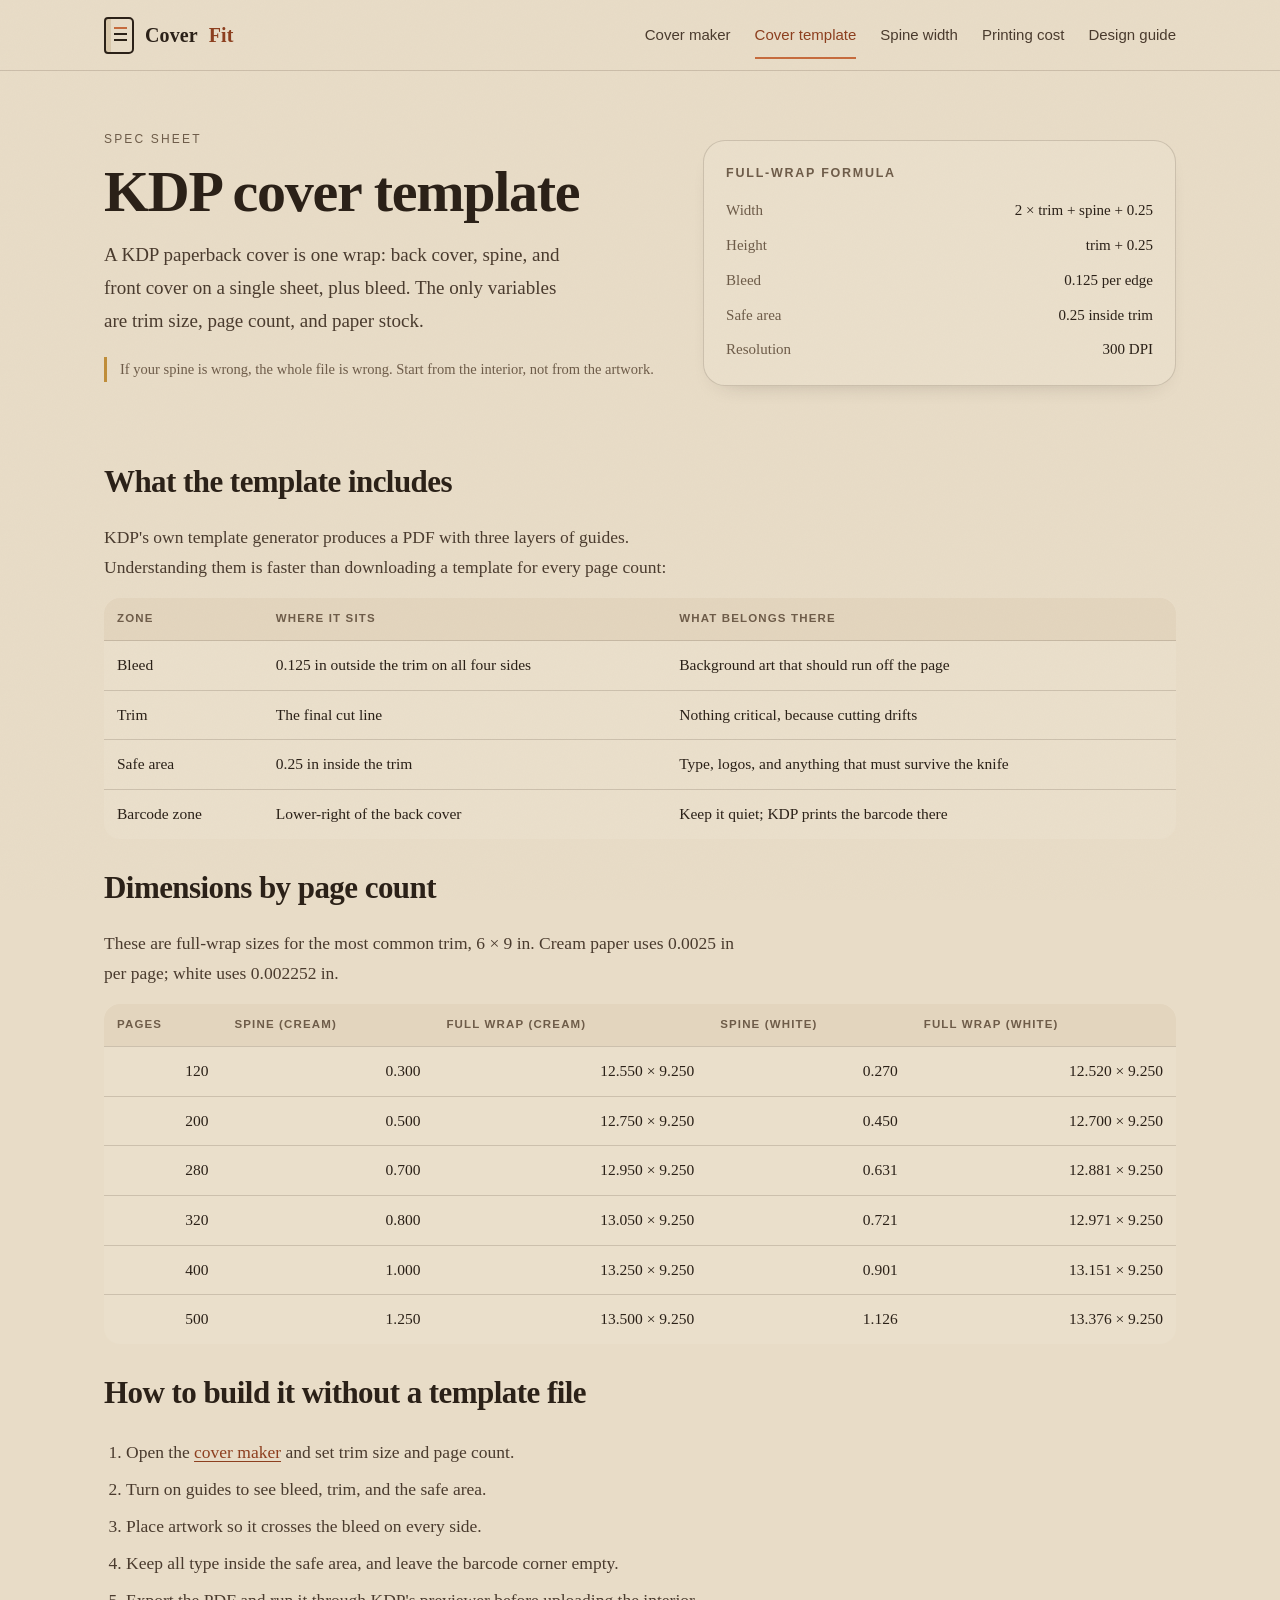
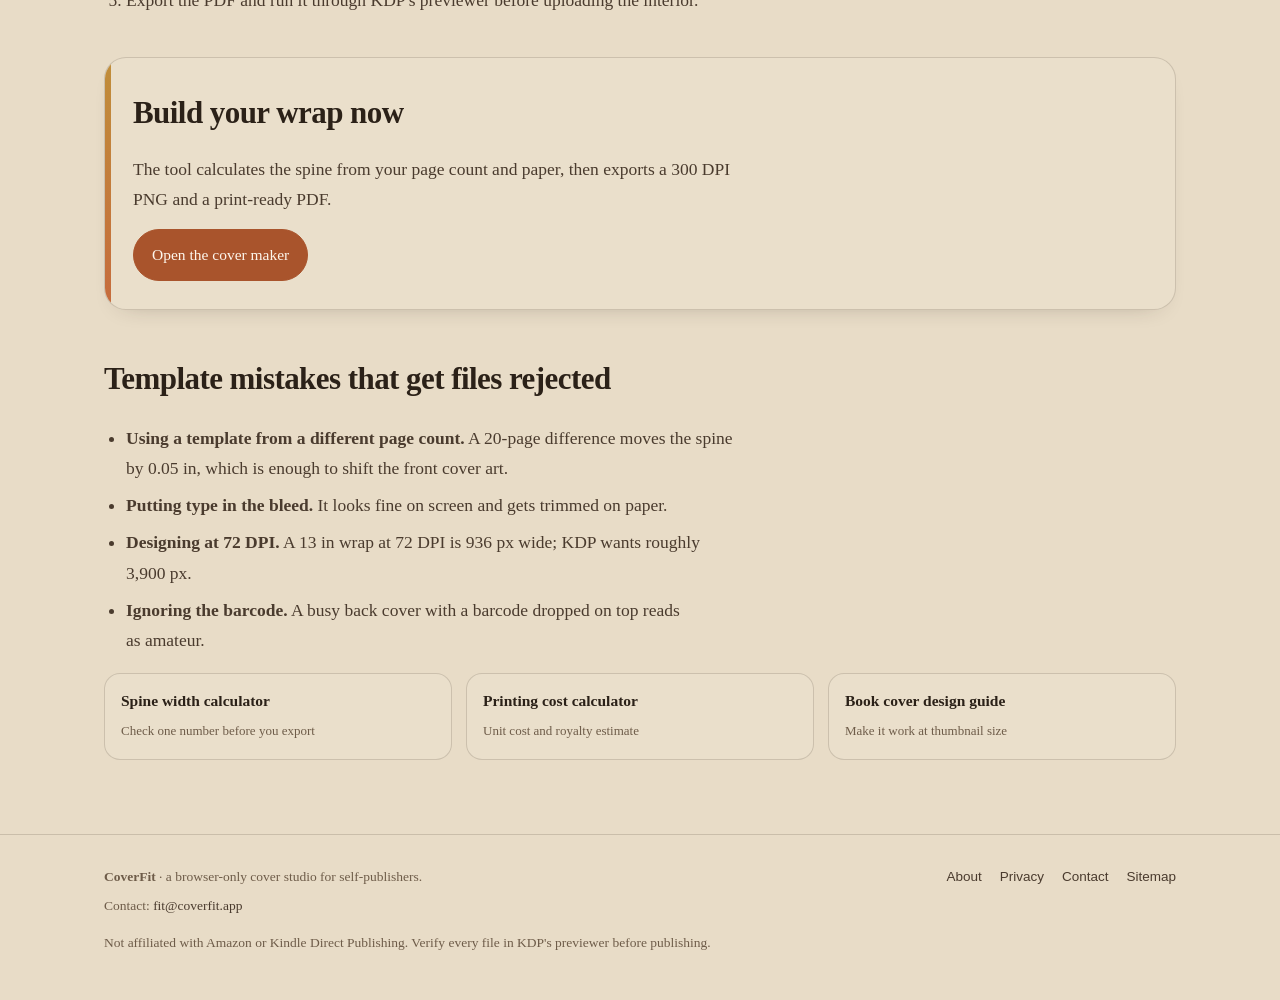
<file: kdp-cover-template.html>
<!DOCTYPE html>
<html lang="en">
<head>
<meta charset="utf-8">
<meta name="viewport" content="width=device-width, initial-scale=1">
<title>KDP Cover Template: Dimensions and Spine Math | CoverFit</title>
<meta name="description" content="KDP cover template dimensions explained: trim, bleed, spine, and safe area. Use the table or generate a print-ready wrap for your page count.">
<link rel="canonical" href="https://coverfit.app/kdp-cover-template">
<meta name="robots" content="index,follow,max-image-preview:large">
<meta property="og:type" content="article">
<meta property="og:title" content="KDP Cover Template: Exact Dimensions and Spine Math">
<meta property="og:description" content="The full-wrap formula, a page-count table, and a browser tool that builds the template for you.">
<meta property="og:url" content="https://coverfit.app/kdp-cover-template">
<meta property="og:site_name" content="CoverFit">
<meta property="og:image" content="https://coverfit.app/assets/og.png">
<meta property="og:image:width" content="1200">
<meta property="og:image:height" content="630">
<meta property="og:image:alt" content="KDP Cover Template: Exact Dimensions and Spine Math - CoverFit">
<meta name="twitter:card" content="summary_large_image">
<meta name="twitter:title" content="KDP Cover Template: Exact Dimensions and Spine Math">
<meta name="twitter:description" content="The full-wrap formula, a page-count table, and a browser tool that builds the template for you.">
<meta name="twitter:image" content="https://coverfit.app/assets/og.png">
<meta name="theme-color" content="#e8dcc7">
<!-- Google tag (gtag.js) -->
<script async src="https://www.googletagmanager.com/gtag/js?id=G-Z1QJ4BB7VF"></script>
<script>
window.dataLayer = window.dataLayer || [];
function gtag(){dataLayer.push(arguments);}
gtag('js', new Date());
gtag('config', 'G-Z1QJ4BB7VF', { anonymize_ip: true });
window.track = function (name, params) { try { gtag('event', name, params || {}); } catch (e) {} };
</script>
<link rel="stylesheet" href="/assets/site.css?v=6">
<script type="application/ld+json">{"@context":"https://schema.org","@type":"BreadcrumbList","itemListElement":[{"@type":"ListItem","position":1,"name":"Cover maker","item":"https://coverfit.app/"},{"@type":"ListItem","position":2,"name":"KDP cover template","item":"https://coverfit.app/kdp-cover-template"}]}</script>
</head>
<body>
<a class="skip" href="#main">Skip to content</a>
<header class="site">
  <div class="wrap nav">
    <a class="brand" href="/"><span class="mark" aria-hidden="true"></span>Cover<em>Fit</em></a>
    <nav class="links" aria-label="Main">
      <a href="/">Cover maker</a>
      <a href="/kdp-cover-template" aria-current="page">Cover template</a>
      <a href="/spine-width-calculator">Spine width</a>
      <a href="/printing-cost-calculator">Printing cost</a>
      <a href="/book-cover-design">Design guide</a>
    </nav>
  </div>
</header>

<main id="main">
<div class="wrap">
  <div class="hero">
    <div>
      <div class="kicker">Spec sheet</div>
      <h1>KDP cover template</h1>
      <p class="lede">A KDP paperback cover is one wrap: back cover, spine, and front cover on a single sheet, plus bleed. The only variables are trim size, page count, and paper stock.</p>
      <p class="note">If your spine is wrong, the whole file is wrong. Start from the interior, not from the artwork.</p>
    </div>
    <aside class="spec-card">
      <h2>Full-wrap formula</h2>
      <dl>
        <dt>Width</dt><dd>2 × trim + spine + 0.25</dd>
        <dt>Height</dt><dd>trim + 0.25</dd>
        <dt>Bleed</dt><dd>0.125 per edge</dd>
        <dt>Safe area</dt><dd>0.25 inside trim</dd>
        <dt>Resolution</dt><dd>300 DPI</dd>
      </dl>
    </aside>
  </div>

  <section class="content">
    <h2>What the template includes</h2>
    <p>KDP's own template generator produces a PDF with three layers of guides. Understanding them is faster than downloading a template for every page count:</p>
    <table>
      <thead><tr><th>Zone</th><th>Where it sits</th><th>What belongs there</th></tr></thead>
      <tbody>
        <tr><td>Bleed</td><td>0.125 in outside the trim on all four sides</td><td>Background art that should run off the page</td></tr>
        <tr><td>Trim</td><td>The final cut line</td><td>Nothing critical, because cutting drifts</td></tr>
        <tr><td>Safe area</td><td>0.25 in inside the trim</td><td>Type, logos, and anything that must survive the knife</td></tr>
        <tr><td>Barcode zone</td><td>Lower-right of the back cover</td><td>Keep it quiet; KDP prints the barcode there</td></tr>
      </tbody>
    </table>

    <h2>Dimensions by page count</h2>
    <p>These are full-wrap sizes for the most common trim, 6 × 9 in. Cream paper uses 0.0025 in per page; white uses 0.002252 in.</p>
    <table>
      <thead><tr><th class="num">Pages</th><th class="num">Spine (cream)</th><th class="num">Full wrap (cream)</th><th class="num">Spine (white)</th><th class="num">Full wrap (white)</th></tr></thead>
      <tbody>
        <tr><td class="num">120</td><td class="num">0.300</td><td class="num">12.550 × 9.250</td><td class="num">0.270</td><td class="num">12.520 × 9.250</td></tr>
        <tr><td class="num">200</td><td class="num">0.500</td><td class="num">12.750 × 9.250</td><td class="num">0.450</td><td class="num">12.700 × 9.250</td></tr>
        <tr><td class="num">280</td><td class="num">0.700</td><td class="num">12.950 × 9.250</td><td class="num">0.631</td><td class="num">12.881 × 9.250</td></tr>
        <tr><td class="num">320</td><td class="num">0.800</td><td class="num">13.050 × 9.250</td><td class="num">0.721</td><td class="num">12.971 × 9.250</td></tr>
        <tr><td class="num">400</td><td class="num">1.000</td><td class="num">13.250 × 9.250</td><td class="num">0.901</td><td class="num">13.151 × 9.250</td></tr>
        <tr><td class="num">500</td><td class="num">1.250</td><td class="num">13.500 × 9.250</td><td class="num">1.126</td><td class="num">13.376 × 9.250</td></tr>
      </tbody>
    </table>

    <h2>How to build it without a template file</h2>
    <ol>
      <li>Open the <a href="/">cover maker</a> and set trim size and page count.</li>
      <li>Turn on guides to see bleed, trim, and the safe area.</li>
      <li>Place artwork so it crosses the bleed on every side.</li>
      <li>Keep all type inside the safe area, and leave the barcode corner empty.</li>
      <li>Export the PDF and run it through KDP's previewer before uploading the interior.</li>
    </ol>

    <div class="cta">
      <h2>Build your wrap now</h2>
      <p>The tool calculates the spine from your page count and paper, then exports a 300 DPI PNG and a print-ready PDF.</p>
      <a class="btn accent" href="/">Open the cover maker</a>
    </div>

    <h2>Template mistakes that get files rejected</h2>
    <ul>
      <li><strong>Using a template from a different page count.</strong> A 20-page difference moves the spine by 0.05 in, which is enough to shift the front cover art.</li>
      <li><strong>Putting type in the bleed.</strong> It looks fine on screen and gets trimmed on paper.</li>
      <li><strong>Designing at 72 DPI.</strong> A 13 in wrap at 72 DPI is 936 px wide; KDP wants roughly 3,900 px.</li>
      <li><strong>Ignoring the barcode.</strong> A busy back cover with a barcode dropped on top reads as amateur.</li>
    </ul>

    <div class="related">
      <a href="/spine-width-calculator"><b>Spine width calculator</b><span>Check one number before you export</span></a>
      <a href="/printing-cost-calculator"><b>Printing cost calculator</b><span>Unit cost and royalty estimate</span></a>
      <a href="/book-cover-design"><b>Book cover design guide</b><span>Make it work at thumbnail size</span></a>
    </div>
  </section>
</div>
</main>

<footer class="site">
  <div class="wrap cols">
    <div>
      <div><strong>CoverFit</strong> · a browser-only cover studio for self-publishers.</div>
      <div style="margin-top:6px">Contact: <a href="mailto:fit@coverfit.app">fit@coverfit.app</a></div>
    </div>
    <nav aria-label="Footer">
      <a href="/about">About</a>
      <a href="/privacy">Privacy</a>
      <a href="/contact">Contact</a>
      <a href="/sitemap.xml">Sitemap</a>
    </nav>
  </div>
  <div class="wrap" style="margin-top:14px">Not affiliated with Amazon or Kindle Direct Publishing. Verify every file in KDP's previewer before publishing.</div>
</footer>
</body>
</html>
</file>
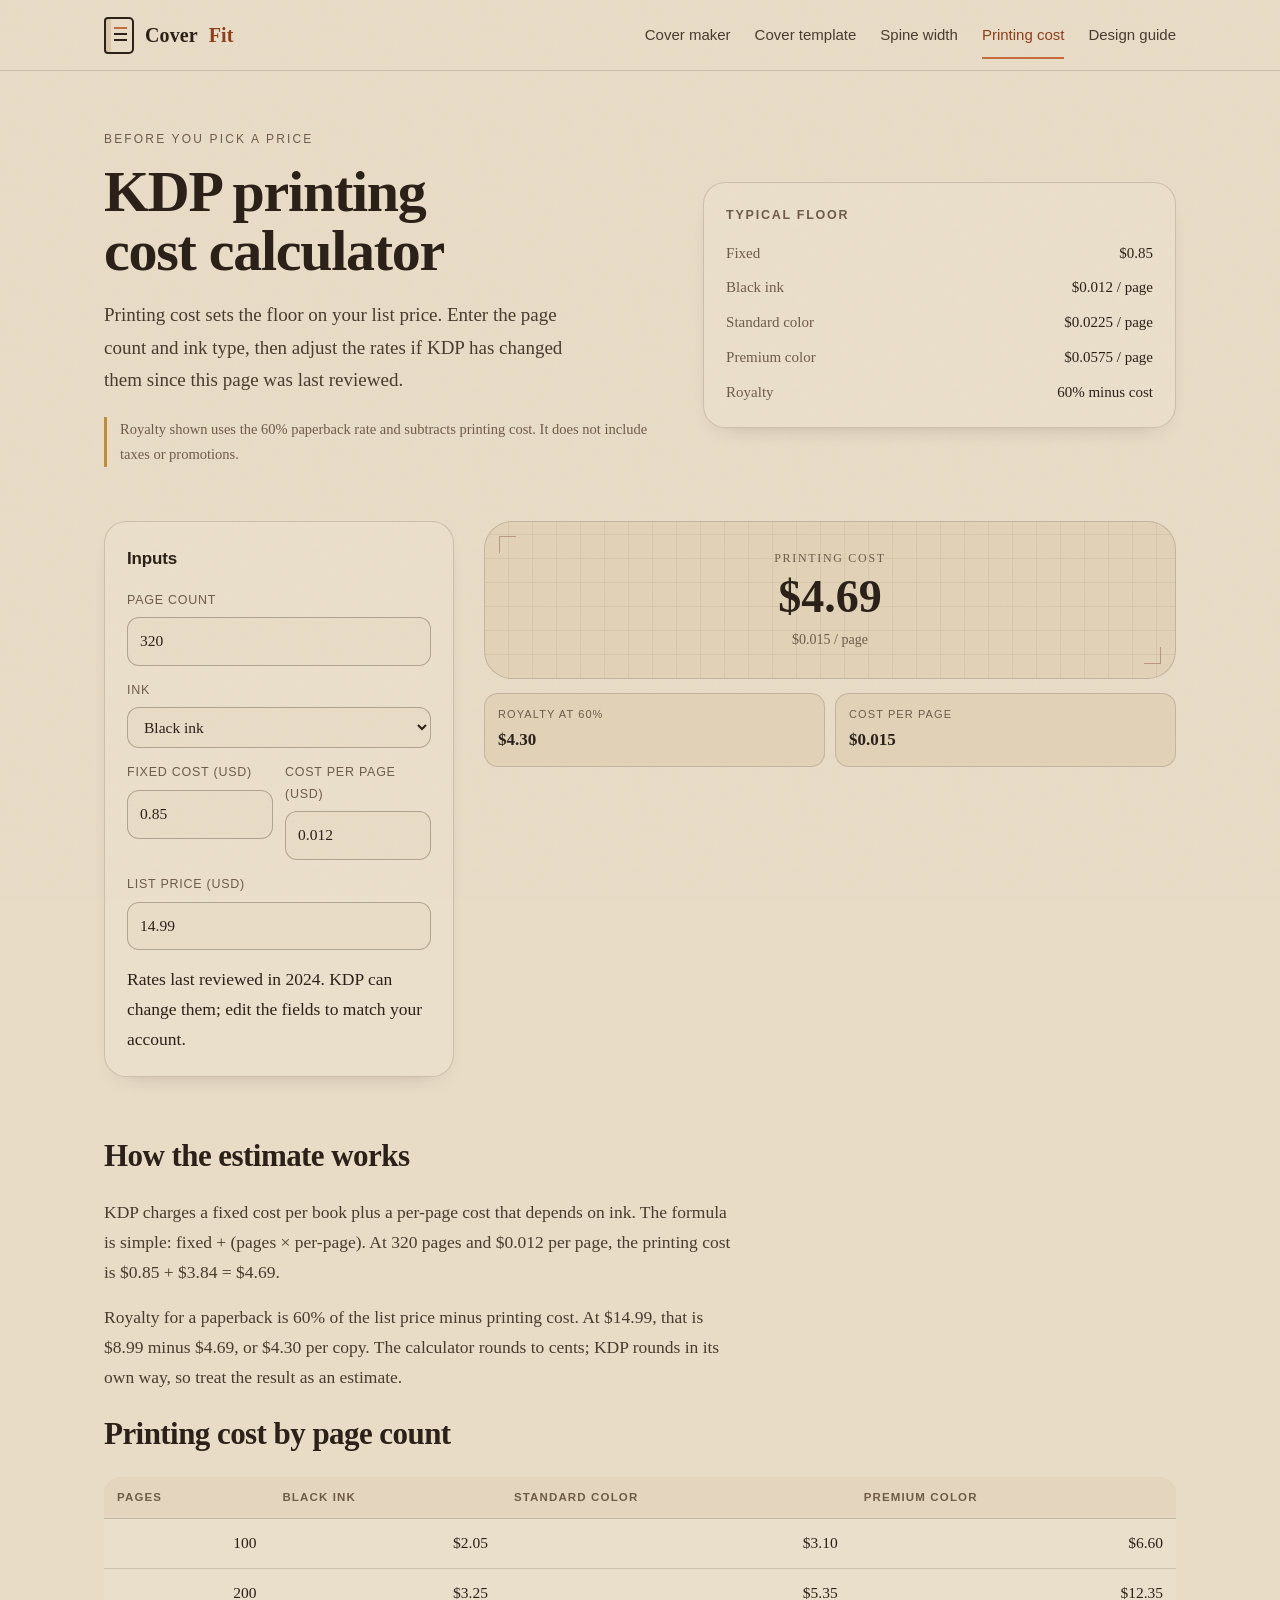
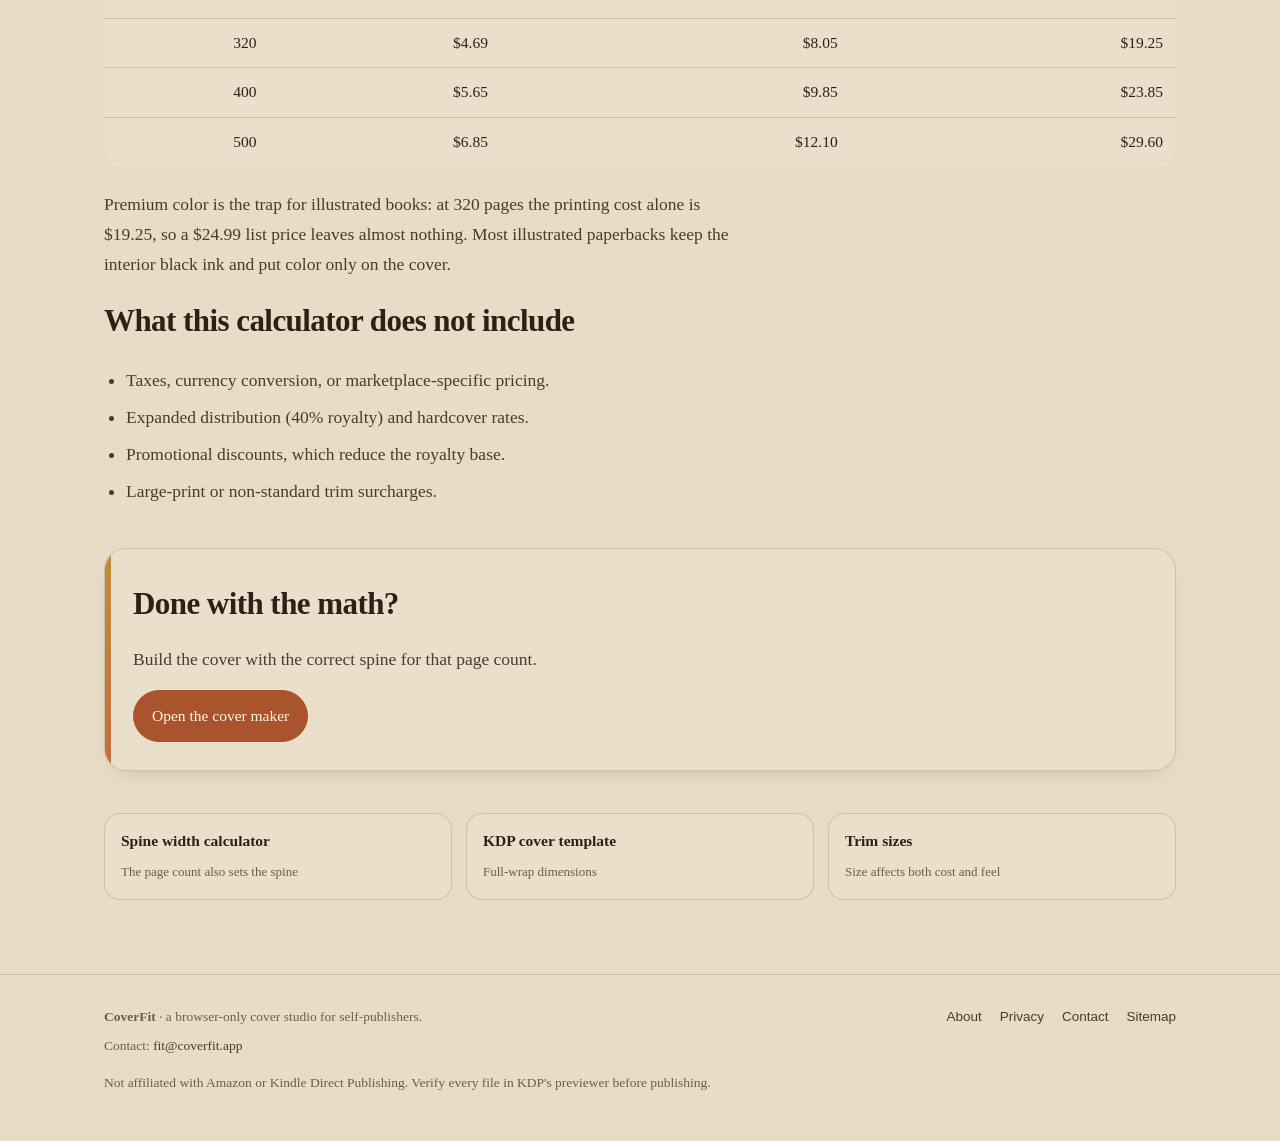
<file: printing-cost-calculator.html>
<!DOCTYPE html>
<html lang="en">
<head>
<meta charset="utf-8">
<meta name="viewport" content="width=device-width, initial-scale=1">
<title>KDP Printing Cost Calculator: Cost and Royalty | CoverFit</title>
<meta name="description" content="Estimate KDP paperback printing cost and royalty from page count, ink type, and list price. Rates are editable so you can match the current KDP table.">
<link rel="canonical" href="https://coverfit.app/printing-cost-calculator">
<meta name="robots" content="index,follow,max-image-preview:large">
<meta property="og:type" content="article">
<meta property="og:title" content="KDP Printing Cost Calculator: Unit Cost and Royalty">
<meta property="og:description" content="Enter pages, ink, and list price to see printing cost and the 60% royalty that follows.">
<meta property="og:url" content="https://coverfit.app/printing-cost-calculator">
<meta property="og:site_name" content="CoverFit">
<meta property="og:image" content="https://coverfit.app/assets/og.png">
<meta property="og:image:width" content="1200">
<meta property="og:image:height" content="630">
<meta property="og:image:alt" content="KDP Printing Cost Calculator: Unit Cost and Royalty - CoverFit">
<meta name="twitter:card" content="summary_large_image">
<meta name="twitter:title" content="KDP Printing Cost Calculator: Unit Cost and Royalty">
<meta name="twitter:description" content="Enter pages, ink, and list price to see printing cost and the 60% royalty that follows.">
<meta name="twitter:image" content="https://coverfit.app/assets/og.png">
<meta name="theme-color" content="#e8dcc7">
<!-- Google tag (gtag.js) -->
<script async src="https://www.googletagmanager.com/gtag/js?id=G-Z1QJ4BB7VF"></script>
<script>
window.dataLayer = window.dataLayer || [];
function gtag(){dataLayer.push(arguments);}
gtag('js', new Date());
gtag('config', 'G-Z1QJ4BB7VF', { anonymize_ip: true });
window.track = function (name, params) { try { gtag('event', name, params || {}); } catch (e) {} };
</script>
<link rel="stylesheet" href="/assets/site.css?v=6">
<script type="application/ld+json">{"@context":"https://schema.org","@type":"BreadcrumbList","itemListElement":[{"@type":"ListItem","position":1,"name":"Cover maker","item":"https://coverfit.app/"},{"@type":"ListItem","position":2,"name":"Printing cost calculator","item":"https://coverfit.app/printing-cost-calculator"}]}</script>
</head>
<body>
<a class="skip" href="#main">Skip to content</a>
<header class="site">
  <div class="wrap nav">
    <a class="brand" href="/"><span class="mark" aria-hidden="true"></span>Cover<em>Fit</em></a>
    <nav class="links" aria-label="Main">
      <a href="/">Cover maker</a>
      <a href="/kdp-cover-template">Cover template</a>
      <a href="/spine-width-calculator">Spine width</a>
      <a href="/printing-cost-calculator" aria-current="page">Printing cost</a>
      <a href="/book-cover-design">Design guide</a>
    </nav>
  </div>
</header>

<main id="main">
<div class="wrap">
  <div class="hero">
    <div>
      <div class="kicker">Before you pick a price</div>
      <h1>KDP printing cost calculator</h1>
      <p class="lede">Printing cost sets the floor on your list price. Enter the page count and ink type, then adjust the rates if KDP has changed them since this page was last reviewed.</p>
      <p class="note">Royalty shown uses the 60% paperback rate and subtracts printing cost. It does not include taxes or promotions.</p>
    </div>
    <aside class="spec-card">
      <h2>Typical floor</h2>
      <dl>
        <dt>Fixed</dt><dd>$0.85</dd>
        <dt>Black ink</dt><dd>$0.012 / page</dd>
        <dt>Standard color</dt><dd>$0.0225 / page</dd>
        <dt>Premium color</dt><dd>$0.0575 / page</dd>
        <dt>Royalty</dt><dd>60% minus cost</dd>
      </dl>
    </aside>
  </div>

  <div class="tool" id="print-tool">
    <form class="panel" onsubmit="return false">
      <h2>Inputs</h2>
      <div class="field">
        <label for="p-pages">Page count</label>
        <input type="number" id="p-pages" value="320" min="24" max="828" step="2">
      </div>
      <div class="field">
        <label for="p-ink">Ink</label>
        <select id="p-ink">
          <option value="bw" selected>Black ink</option>
          <option value="standard">Standard color</option>
          <option value="premium">Premium color</option>
        </select>
      </div>
      <div class="row2">
        <div class="field">
          <label for="p-fixed">Fixed cost (USD)</label>
          <input type="text" id="p-fixed" value="0.85" inputmode="decimal">
        </div>
        <div class="field">
          <label for="p-perpage">Cost per page (USD)</label>
          <input type="text" id="p-perpage" value="0.012" inputmode="decimal">
        </div>
      </div>
      <div class="field">
        <label for="p-retail">List price (USD)</label>
        <input type="text" id="p-retail" value="14.99" inputmode="decimal">
      </div>
      <div class="hint">Rates last reviewed in 2024. KDP can change them; edit the fields to match your account.</div>
    </form>

    <div>
      <div class="preview" style="min-height:auto;padding:26px">
        <div style="text-align:center">
          <div style="font-size:12px;letter-spacing:.14em;text-transform:uppercase;color:var(--muted)">Printing cost</div>
          <div id="p-out" style="font-size:46px;font-weight:700;line-height:1.2;font-variant-numeric:tabular-nums">$4.69</div>
          <div style="color:var(--muted);font-size:14px;margin-top:4px"><span id="p-rate">$0.015 / page</span></div>
        </div>
      </div>
      <div class="readout">
        <div><span>Royalty at 60%</span><b id="p-royalty">$4.30</b></div>
        <div><span>Cost per page</span><b id="p-rate2">$0.015</b></div>
      </div>
    </div>
  </div>

  <section class="content">
    <h2>How the estimate works</h2>
    <p>KDP charges a fixed cost per book plus a per-page cost that depends on ink. The formula is simple: fixed + (pages × per-page). At 320 pages and $0.012 per page, the printing cost is $0.85 + $3.84 = $4.69.</p>
    <p>Royalty for a paperback is 60% of the list price minus printing cost. At $14.99, that is $8.99 minus $4.69, or $4.30 per copy. The calculator rounds to cents; KDP rounds in its own way, so treat the result as an estimate.</p>

    <h2>Printing cost by page count</h2>
    <table>
      <thead><tr><th class="num">Pages</th><th class="num">Black ink</th><th class="num">Standard color</th><th class="num">Premium color</th></tr></thead>
      <tbody>
        <tr><td class="num">100</td><td class="num">$2.05</td><td class="num">$3.10</td><td class="num">$6.60</td></tr>
        <tr><td class="num">200</td><td class="num">$3.25</td><td class="num">$5.35</td><td class="num">$12.35</td></tr>
        <tr><td class="num">320</td><td class="num">$4.69</td><td class="num">$8.05</td><td class="num">$19.25</td></tr>
        <tr><td class="num">400</td><td class="num">$5.65</td><td class="num">$9.85</td><td class="num">$23.85</td></tr>
        <tr><td class="num">500</td><td class="num">$6.85</td><td class="num">$12.10</td><td class="num">$29.60</td></tr>
      </tbody>
    </table>
    <p>Premium color is the trap for illustrated books: at 320 pages the printing cost alone is $19.25, so a $24.99 list price leaves almost nothing. Most illustrated paperbacks keep the interior black ink and put color only on the cover.</p>

    <h2>What this calculator does not include</h2>
    <ul>
      <li>Taxes, currency conversion, or marketplace-specific pricing.</li>
      <li>Expanded distribution (40% royalty) and hardcover rates.</li>
      <li>Promotional discounts, which reduce the royalty base.</li>
      <li>Large-print or non-standard trim surcharges.</li>
    </ul>

    <div class="cta">
      <h2>Done with the math?</h2>
      <p>Build the cover with the correct spine for that page count.</p>
      <a class="btn accent" href="/">Open the cover maker</a>
    </div>

    <div class="related">
      <a href="/spine-width-calculator"><b>Spine width calculator</b><span>The page count also sets the spine</span></a>
      <a href="/kdp-cover-template"><b>KDP cover template</b><span>Full-wrap dimensions</span></a>
      <a href="/trim-sizes"><b>Trim sizes</b><span>Size affects both cost and feel</span></a>
    </div>
  </section>
</div>
</main>

<footer class="site">
  <div class="wrap cols">
    <div>
      <div><strong>CoverFit</strong> · a browser-only cover studio for self-publishers.</div>
      <div style="margin-top:6px">Contact: <a href="mailto:fit@coverfit.app">fit@coverfit.app</a></div>
    </div>
    <nav aria-label="Footer">
      <a href="/about">About</a>
      <a href="/privacy">Privacy</a>
      <a href="/contact">Contact</a>
      <a href="/sitemap.xml">Sitemap</a>
    </nav>
  </div>
  <div class="wrap" style="margin-top:14px">Not affiliated with Amazon or Kindle Direct Publishing. Verify every file in KDP's previewer before publishing.</div>
</footer>
<script src="/assets/cover.js?v=6" defer></script>
</body>
</html>
</file>
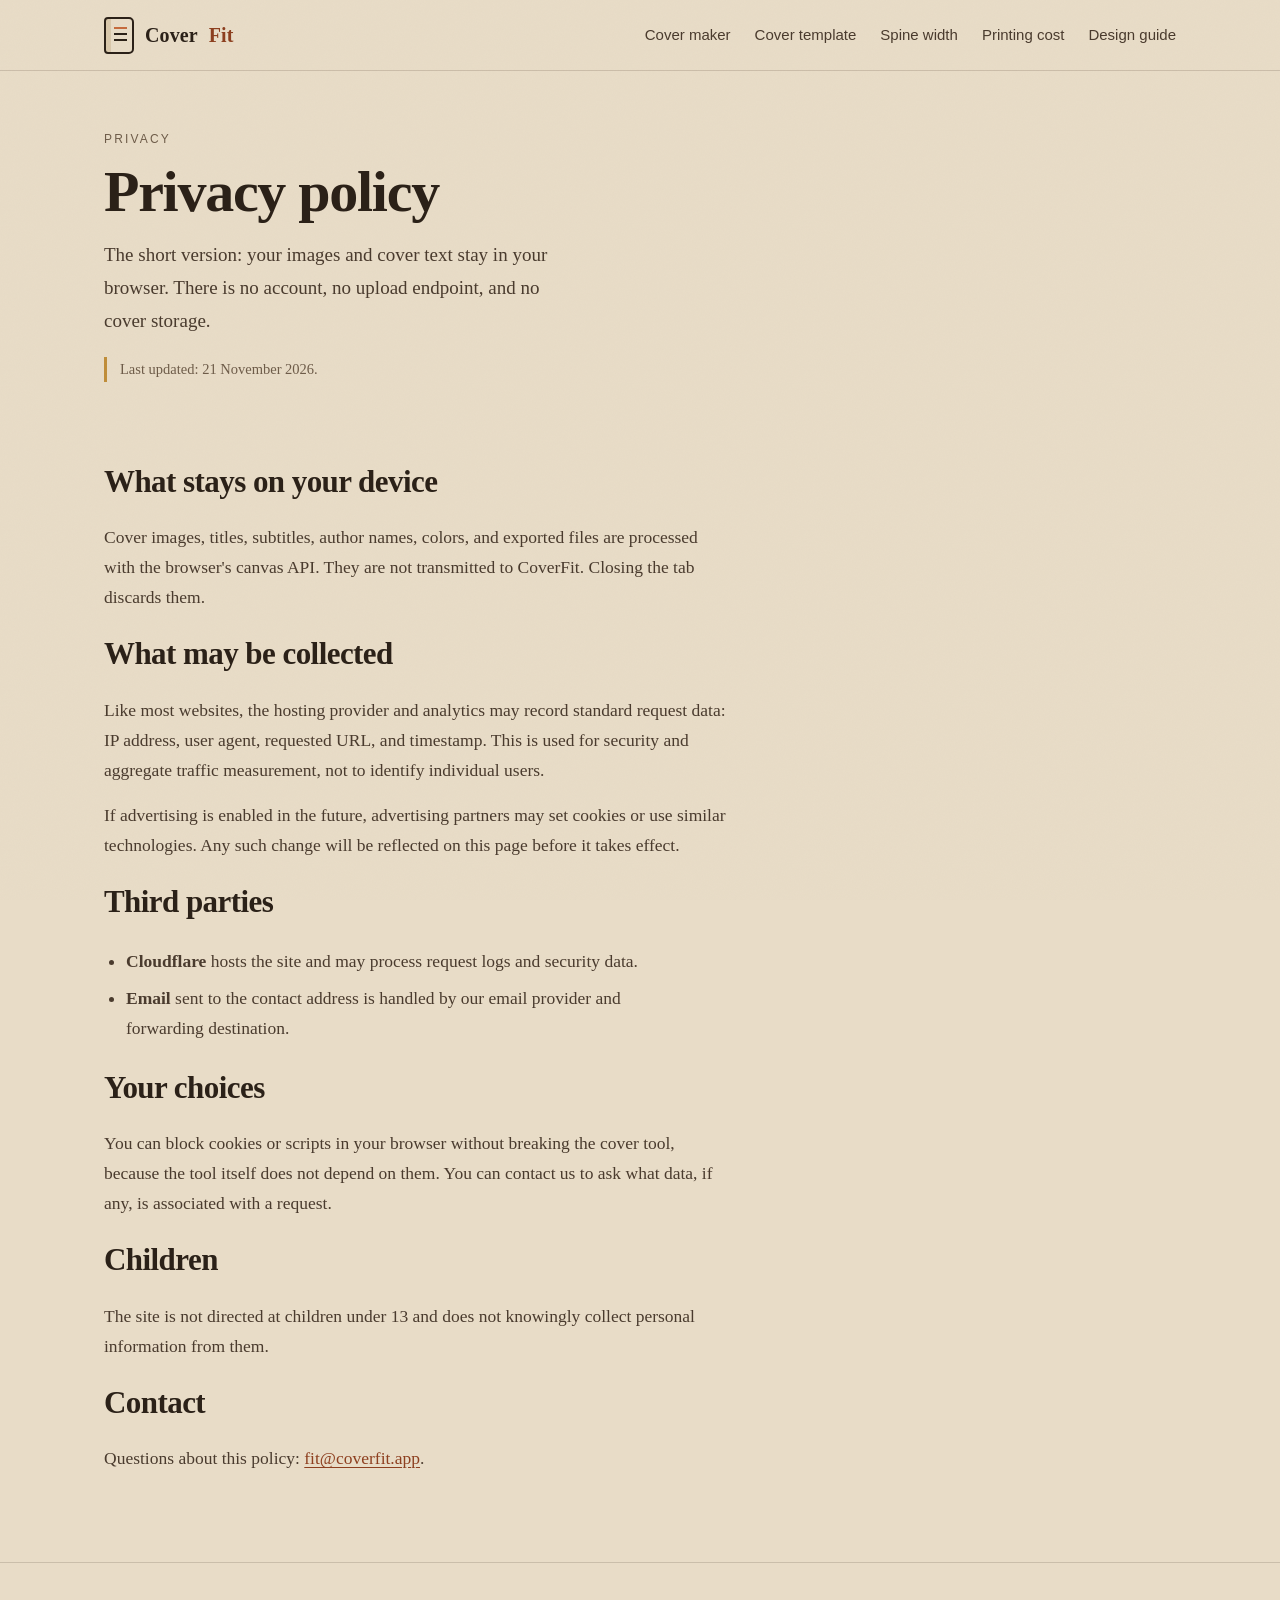
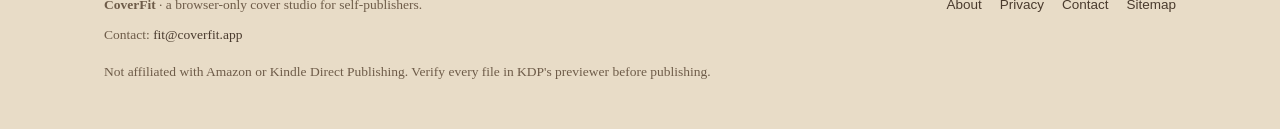
<file: privacy.html>
<!DOCTYPE html>
<html lang="en">
<head>
<meta charset="utf-8">
<meta name="viewport" content="width=device-width, initial-scale=1">
<title>Privacy Policy | CoverFit</title>
<meta name="description" content="CoverFit processes cover images locally in your browser. This policy explains what is collected, what is not, and which third parties may be involved.">
<link rel="canonical" href="https://coverfit.app/privacy">
<meta name="robots" content="index,follow">
<meta property="og:type" content="website">
<meta property="og:title" content="Privacy Policy">
<meta property="og:url" content="https://coverfit.app/privacy">
<meta property="og:description" content="CoverFit processes cover images locally in your browser. This policy explains what is collected, what is not, and which third parties may be involved.">
<meta property="og:site_name" content="CoverFit">
<meta property="og:image" content="https://coverfit.app/assets/og.png">
<meta property="og:image:width" content="1200">
<meta property="og:image:height" content="630">
<meta property="og:image:alt" content="Privacy Policy | CoverFit">
<meta name="twitter:card" content="summary_large_image">
<meta name="twitter:title" content="Privacy Policy">
<meta name="twitter:description" content="CoverFit processes cover images locally in your browser. This policy explains what is collected, what is not, and which third parties may be involved.">
<meta name="twitter:image" content="https://coverfit.app/assets/og.png">
<meta name="theme-color" content="#e8dcc7">
<!-- Google tag (gtag.js) -->
<script async src="https://www.googletagmanager.com/gtag/js?id=G-Z1QJ4BB7VF"></script>
<script>
window.dataLayer = window.dataLayer || [];
function gtag(){dataLayer.push(arguments);}
gtag('js', new Date());
gtag('config', 'G-Z1QJ4BB7VF', { anonymize_ip: true });
window.track = function (name, params) { try { gtag('event', name, params || {}); } catch (e) {} };
</script>
<link rel="stylesheet" href="/assets/site.css?v=6">
<script type="application/ld+json">{"@context":"https://schema.org","@type":"BreadcrumbList","itemListElement":[{"@type":"ListItem","position":1,"name":"Cover maker","item":"https://coverfit.app/"},{"@type":"ListItem","position":2,"name":"Privacy","item":"https://coverfit.app/privacy"}]}</script>
</head>
<body>
<a class="skip" href="#main">Skip to content</a>
<header class="site">
  <div class="wrap nav">
    <a class="brand" href="/"><span class="mark" aria-hidden="true"></span>Cover<em>Fit</em></a>
    <nav class="links" aria-label="Main">
      <a href="/">Cover maker</a>
      <a href="/kdp-cover-template">Cover template</a>
      <a href="/spine-width-calculator">Spine width</a>
      <a href="/printing-cost-calculator">Printing cost</a>
      <a href="/book-cover-design">Design guide</a>
    </nav>
  </div>
</header>

<main id="main">
<div class="wrap">
  <div class="hero">
    <div>
      <div class="kicker">Privacy</div>
      <h1>Privacy policy</h1>
      <p class="lede">The short version: your images and cover text stay in your browser. There is no account, no upload endpoint, and no cover storage.</p>
      <p class="note">Last updated: 21 November 2026.</p>
    </div>
  </div>

  <section class="content">
    <h2>What stays on your device</h2>
    <p>Cover images, titles, subtitles, author names, colors, and exported files are processed with the browser's canvas API. They are not transmitted to CoverFit. Closing the tab discards them.</p>

    <h2>What may be collected</h2>
    <p>Like most websites, the hosting provider and analytics may record standard request data: IP address, user agent, requested URL, and timestamp. This is used for security and aggregate traffic measurement, not to identify individual users.</p>
    <p>If advertising is enabled in the future, advertising partners may set cookies or use similar technologies. Any such change will be reflected on this page before it takes effect.</p>

    <h2>Third parties</h2>
    <ul>
      <li><strong>Cloudflare</strong> hosts the site and may process request logs and security data.</li>
      <li><strong>Email</strong> sent to the contact address is handled by our email provider and forwarding destination.</li>
    </ul>

    <h2>Your choices</h2>
    <p>You can block cookies or scripts in your browser without breaking the cover tool, because the tool itself does not depend on them. You can contact us to ask what data, if any, is associated with a request.</p>

    <h2>Children</h2>
    <p>The site is not directed at children under 13 and does not knowingly collect personal information from them.</p>

    <h2>Contact</h2>
    <p>Questions about this policy: <a href="mailto:fit@coverfit.app">fit@coverfit.app</a>.</p>
  </section>
</div>
</main>

<footer class="site">
  <div class="wrap cols">
    <div>
      <div><strong>CoverFit</strong> · a browser-only cover studio for self-publishers.</div>
      <div style="margin-top:6px">Contact: <a href="mailto:fit@coverfit.app">fit@coverfit.app</a></div>
    </div>
    <nav aria-label="Footer">
      <a href="/about">About</a>
      <a href="/privacy">Privacy</a>
      <a href="/contact">Contact</a>
      <a href="/sitemap.xml">Sitemap</a>
    </nav>
  </div>
  <div class="wrap" style="margin-top:14px">Not affiliated with Amazon or Kindle Direct Publishing. Verify every file in KDP's previewer before publishing.</div>
</footer>
</body>
</html>
</file>
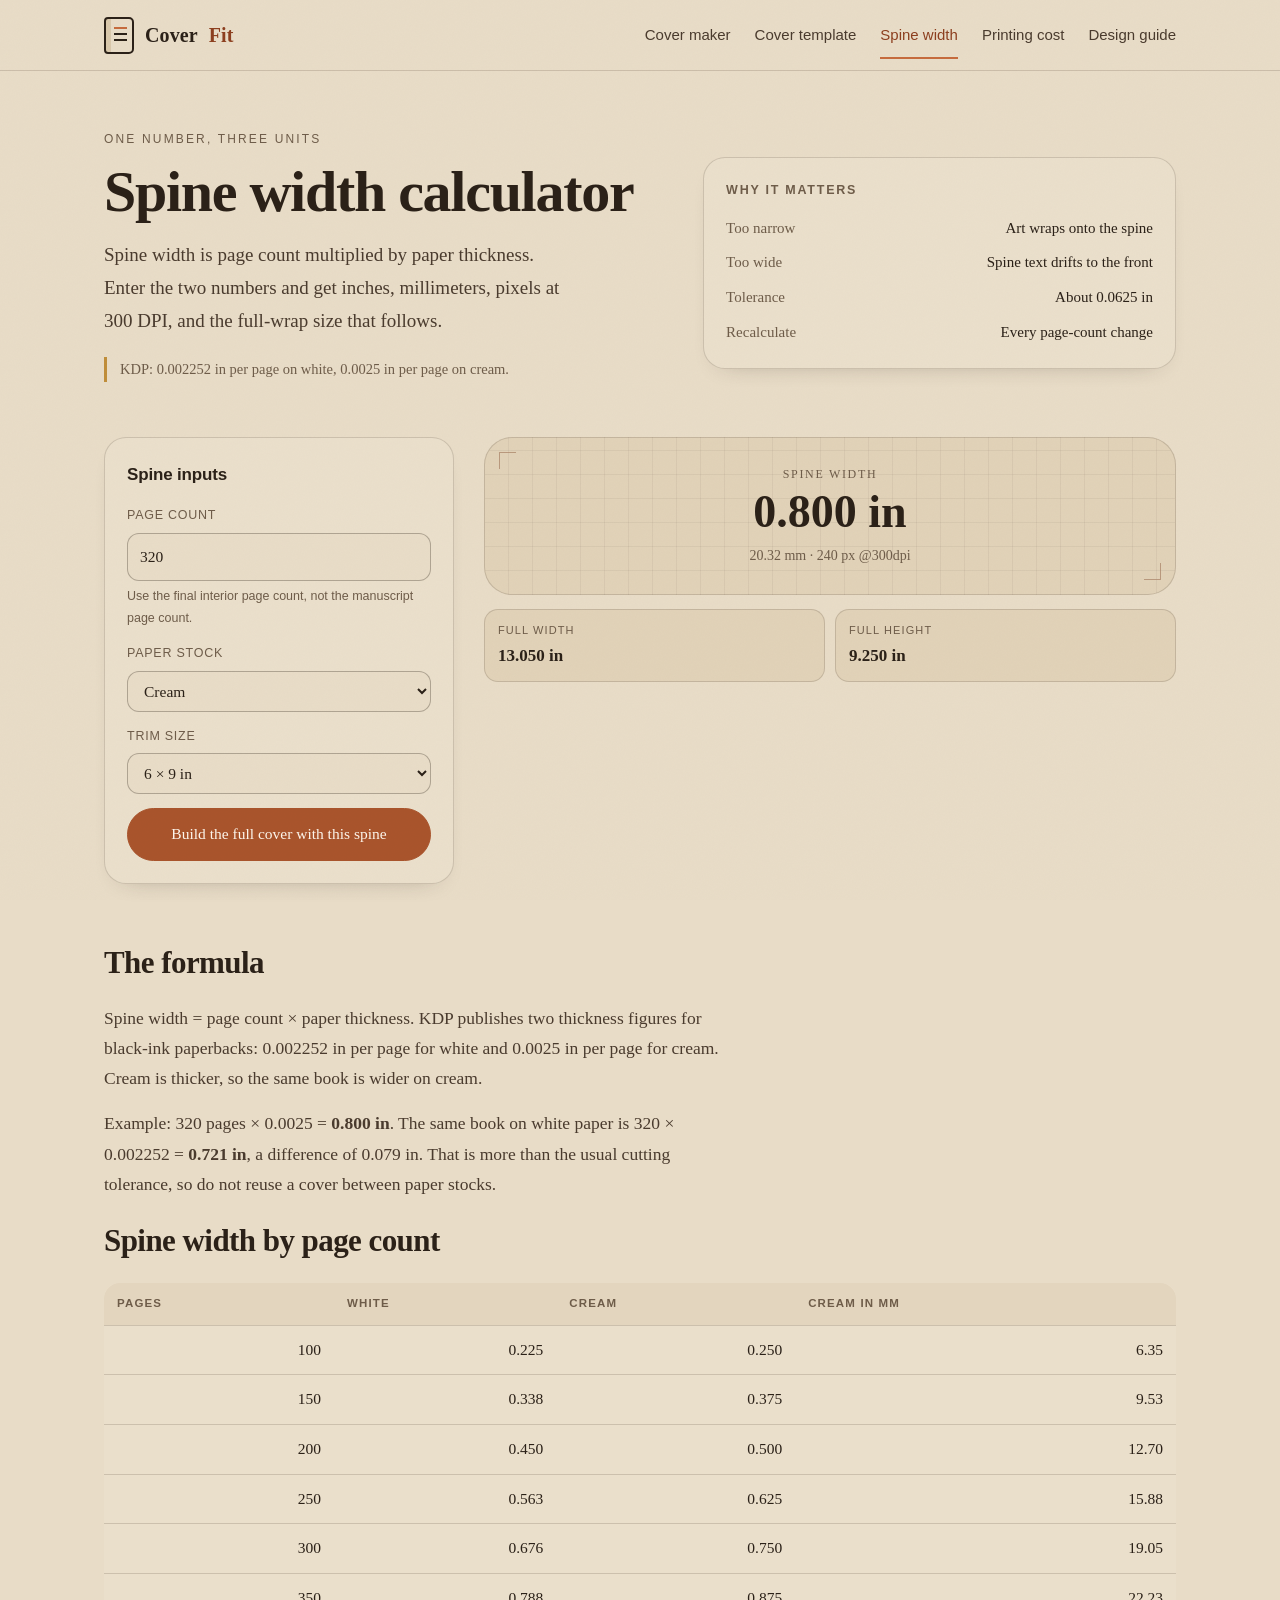
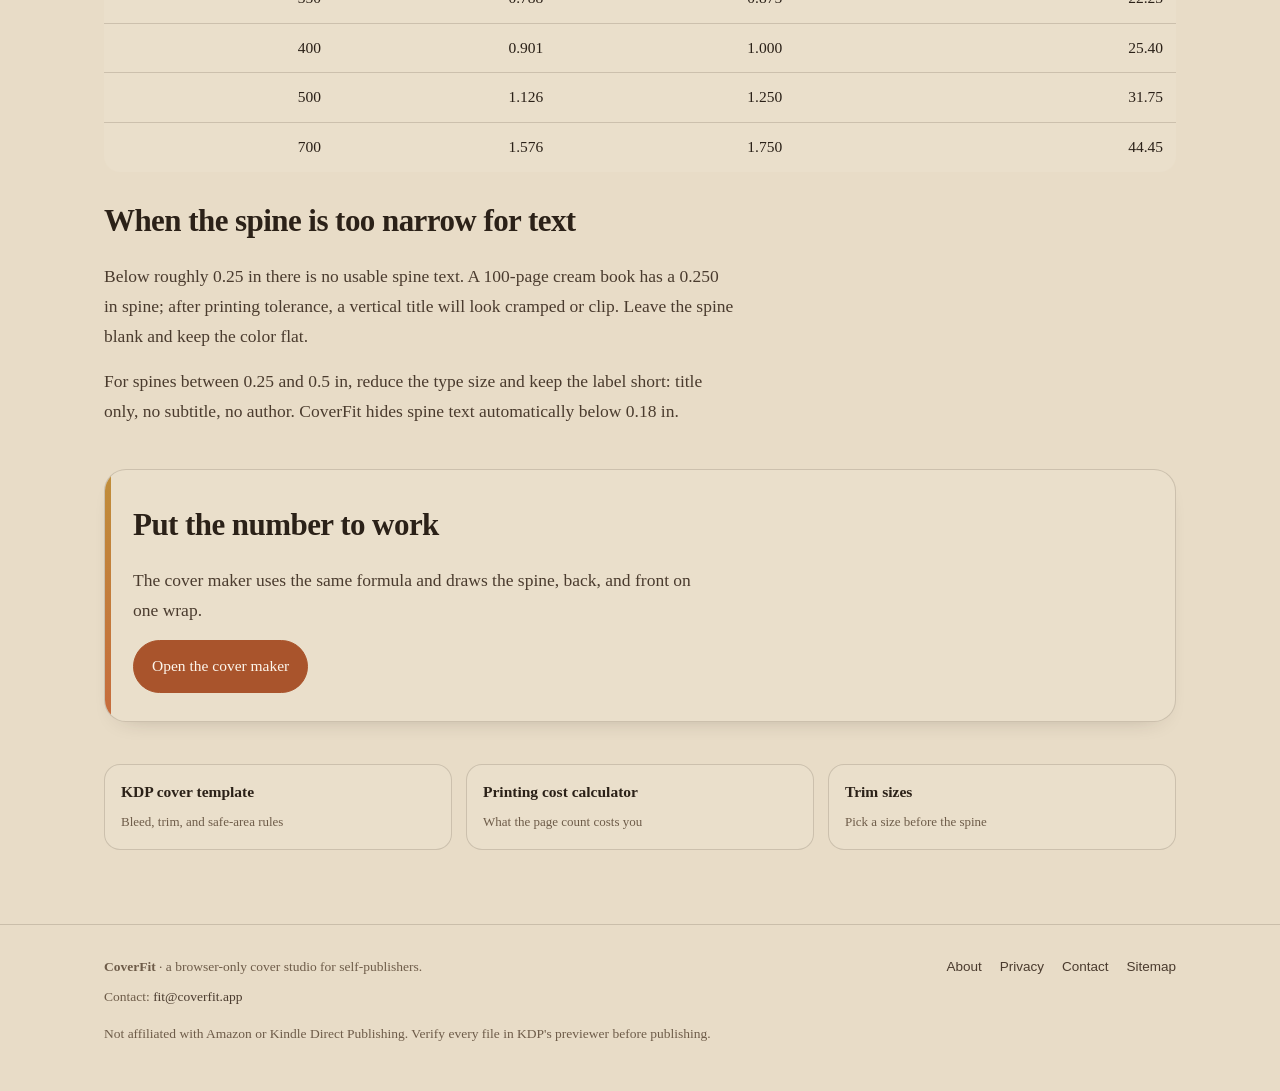
<file: spine-width-calculator.html>
<!DOCTYPE html>
<html lang="en">
<head>
<meta charset="utf-8">
<meta name="viewport" content="width=device-width, initial-scale=1">
<title>Spine Width Calculator for KDP Paperbacks | CoverFit</title>
<meta name="description" content="Calculate book spine width in inches, millimeters, and pixels from page count and paper stock. Includes the KDP per-page figures and a full-wrap size.">
<link rel="canonical" href="https://coverfit.app/spine-width-calculator">
<meta name="robots" content="index,follow,max-image-preview:large">
<meta property="og:type" content="article">
<meta property="og:title" content="Spine Width Calculator for KDP Paperbacks">
<meta property="og:description" content="Page count × 0.0025 in for cream, 0.002252 in for white. Get inches, mm, pixels, and the full wrap.">
<meta property="og:url" content="https://coverfit.app/spine-width-calculator">
<meta property="og:site_name" content="CoverFit">
<meta property="og:image" content="https://coverfit.app/assets/og.png">
<meta property="og:image:width" content="1200">
<meta property="og:image:height" content="630">
<meta property="og:image:alt" content="Spine Width Calculator for KDP Paperbacks - CoverFit">
<meta name="twitter:card" content="summary_large_image">
<meta name="twitter:title" content="Spine Width Calculator for KDP Paperbacks">
<meta name="twitter:description" content="Page count × 0.0025 in for cream, 0.002252 in for white. Get inches, mm, pixels, and the full wrap.">
<meta name="twitter:image" content="https://coverfit.app/assets/og.png">
<meta name="theme-color" content="#e8dcc7">
<!-- Google tag (gtag.js) -->
<script async src="https://www.googletagmanager.com/gtag/js?id=G-Z1QJ4BB7VF"></script>
<script>
window.dataLayer = window.dataLayer || [];
function gtag(){dataLayer.push(arguments);}
gtag('js', new Date());
gtag('config', 'G-Z1QJ4BB7VF', { anonymize_ip: true });
window.track = function (name, params) { try { gtag('event', name, params || {}); } catch (e) {} };
</script>
<link rel="stylesheet" href="/assets/site.css?v=6">
<script type="application/ld+json">{"@context":"https://schema.org","@type":"BreadcrumbList","itemListElement":[{"@type":"ListItem","position":1,"name":"Cover maker","item":"https://coverfit.app/"},{"@type":"ListItem","position":2,"name":"Spine width calculator","item":"https://coverfit.app/spine-width-calculator"}]}</script>
</head>
<body>
<a class="skip" href="#main">Skip to content</a>
<header class="site">
  <div class="wrap nav">
    <a class="brand" href="/"><span class="mark" aria-hidden="true"></span>Cover<em>Fit</em></a>
    <nav class="links" aria-label="Main">
      <a href="/">Cover maker</a>
      <a href="/kdp-cover-template">Cover template</a>
      <a href="/spine-width-calculator" aria-current="page">Spine width</a>
      <a href="/printing-cost-calculator">Printing cost</a>
      <a href="/book-cover-design">Design guide</a>
    </nav>
  </div>
</header>

<main id="main">
<div class="wrap">
  <div class="hero">
    <div>
      <div class="kicker">One number, three units</div>
      <h1>Spine width calculator</h1>
      <p class="lede">Spine width is page count multiplied by paper thickness. Enter the two numbers and get inches, millimeters, pixels at 300 DPI, and the full-wrap size that follows.</p>
      <p class="note">KDP: 0.002252 in per page on white, 0.0025 in per page on cream.</p>
    </div>
    <aside class="spec-card">
      <h2>Why it matters</h2>
      <dl>
        <dt>Too narrow</dt><dd>Art wraps onto the spine</dd>
        <dt>Too wide</dt><dd>Spine text drifts to the front</dd>
        <dt>Tolerance</dt><dd>About 0.0625 in</dd>
        <dt>Recalculate</dt><dd>Every page-count change</dd>
      </dl>
    </aside>
  </div>

  <div class="tool" id="spine-tool">
    <form class="panel" onsubmit="return false">
      <h2>Spine inputs</h2>
      <div class="field">
        <label for="s-pages">Page count</label>
        <input type="number" id="s-pages" value="320" min="24" max="828" step="2">
        <div class="hint">Use the final interior page count, not the manuscript page count.</div>
      </div>
      <div class="field">
        <label for="s-paper">Paper stock</label>
        <select id="s-paper">
          <option value="cream" selected>Cream</option>
          <option value="white">White</option>
        </select>
      </div>
      <div class="field">
        <label for="s-trim">Trim size</label>
        <select id="s-trim">
          <option value="6x9" selected>6 × 9 in</option>
          <option value="5.5x8.5">5.5 × 8.5 in</option>
          <option value="5x8">5 × 8 in</option>
          <option value="5.25x8">5.25 × 8 in</option>
          <option value="7x10">7 × 10 in</option>
          <option value="8.5x11">8.5 × 11 in</option>
          <option value="8x10">8 × 10 in</option>
        </select>
      </div>
      <a class="btn accent block" href="/">Build the full cover with this spine</a>
    </form>

    <div>
      <div class="preview" style="min-height:auto;padding:26px">
        <div style="text-align:center">
          <div style="font-size:12px;letter-spacing:.14em;text-transform:uppercase;color:var(--muted)">Spine width</div>
          <div id="s-out" style="font-size:46px;font-weight:700;line-height:1.2;font-variant-numeric:tabular-nums">0.800 in</div>
          <div style="color:var(--muted);font-size:14px;margin-top:4px"><span id="s-mm">20.32 mm</span> · <span id="s-px">240 px @300dpi</span></div>
        </div>
      </div>
      <div class="readout">
        <div><span>Full width</span><b id="s-fullw">13.050 in</b></div>
        <div><span>Full height</span><b id="s-fullh">9.250 in</b></div>
      </div>
    </div>
  </div>

  <section class="content">
    <h2>The formula</h2>
    <p>Spine width = page count × paper thickness. KDP publishes two thickness figures for black-ink paperbacks: 0.002252 in per page for white and 0.0025 in per page for cream. Cream is thicker, so the same book is wider on cream.</p>
    <p>Example: 320 pages × 0.0025 = <strong>0.800 in</strong>. The same book on white paper is 320 × 0.002252 = <strong>0.721 in</strong>, a difference of 0.079 in. That is more than the usual cutting tolerance, so do not reuse a cover between paper stocks.</p>

    <h2>Spine width by page count</h2>
    <table>
      <thead><tr><th class="num">Pages</th><th class="num">White</th><th class="num">Cream</th><th class="num">Cream in mm</th></tr></thead>
      <tbody>
        <tr><td class="num">100</td><td class="num">0.225</td><td class="num">0.250</td><td class="num">6.35</td></tr>
        <tr><td class="num">150</td><td class="num">0.338</td><td class="num">0.375</td><td class="num">9.53</td></tr>
        <tr><td class="num">200</td><td class="num">0.450</td><td class="num">0.500</td><td class="num">12.70</td></tr>
        <tr><td class="num">250</td><td class="num">0.563</td><td class="num">0.625</td><td class="num">15.88</td></tr>
        <tr><td class="num">300</td><td class="num">0.676</td><td class="num">0.750</td><td class="num">19.05</td></tr>
        <tr><td class="num">350</td><td class="num">0.788</td><td class="num">0.875</td><td class="num">22.23</td></tr>
        <tr><td class="num">400</td><td class="num">0.901</td><td class="num">1.000</td><td class="num">25.40</td></tr>
        <tr><td class="num">500</td><td class="num">1.126</td><td class="num">1.250</td><td class="num">31.75</td></tr>
        <tr><td class="num">700</td><td class="num">1.576</td><td class="num">1.750</td><td class="num">44.45</td></tr>
      </tbody>
    </table>

    <h2>When the spine is too narrow for text</h2>
    <p>Below roughly 0.25 in there is no usable spine text. A 100-page cream book has a 0.250 in spine; after printing tolerance, a vertical title will look cramped or clip. Leave the spine blank and keep the color flat.</p>
    <p>For spines between 0.25 and 0.5 in, reduce the type size and keep the label short: title only, no subtitle, no author. CoverFit hides spine text automatically below 0.18 in.</p>

    <div class="cta">
      <h2>Put the number to work</h2>
      <p>The cover maker uses the same formula and draws the spine, back, and front on one wrap.</p>
      <a class="btn accent" href="/">Open the cover maker</a>
    </div>

    <div class="related">
      <a href="/kdp-cover-template"><b>KDP cover template</b><span>Bleed, trim, and safe-area rules</span></a>
      <a href="/printing-cost-calculator"><b>Printing cost calculator</b><span>What the page count costs you</span></a>
      <a href="/trim-sizes"><b>Trim sizes</b><span>Pick a size before the spine</span></a>
    </div>
  </section>
</div>
</main>

<footer class="site">
  <div class="wrap cols">
    <div>
      <div><strong>CoverFit</strong> · a browser-only cover studio for self-publishers.</div>
      <div style="margin-top:6px">Contact: <a href="mailto:fit@coverfit.app">fit@coverfit.app</a></div>
    </div>
    <nav aria-label="Footer">
      <a href="/about">About</a>
      <a href="/privacy">Privacy</a>
      <a href="/contact">Contact</a>
      <a href="/sitemap.xml">Sitemap</a>
    </nav>
  </div>
  <div class="wrap" style="margin-top:14px">Not affiliated with Amazon or Kindle Direct Publishing. Verify every file in KDP's previewer before publishing.</div>
</footer>
<script src="/assets/cover.js?v=6" defer></script>
</body>
</html>
</file>
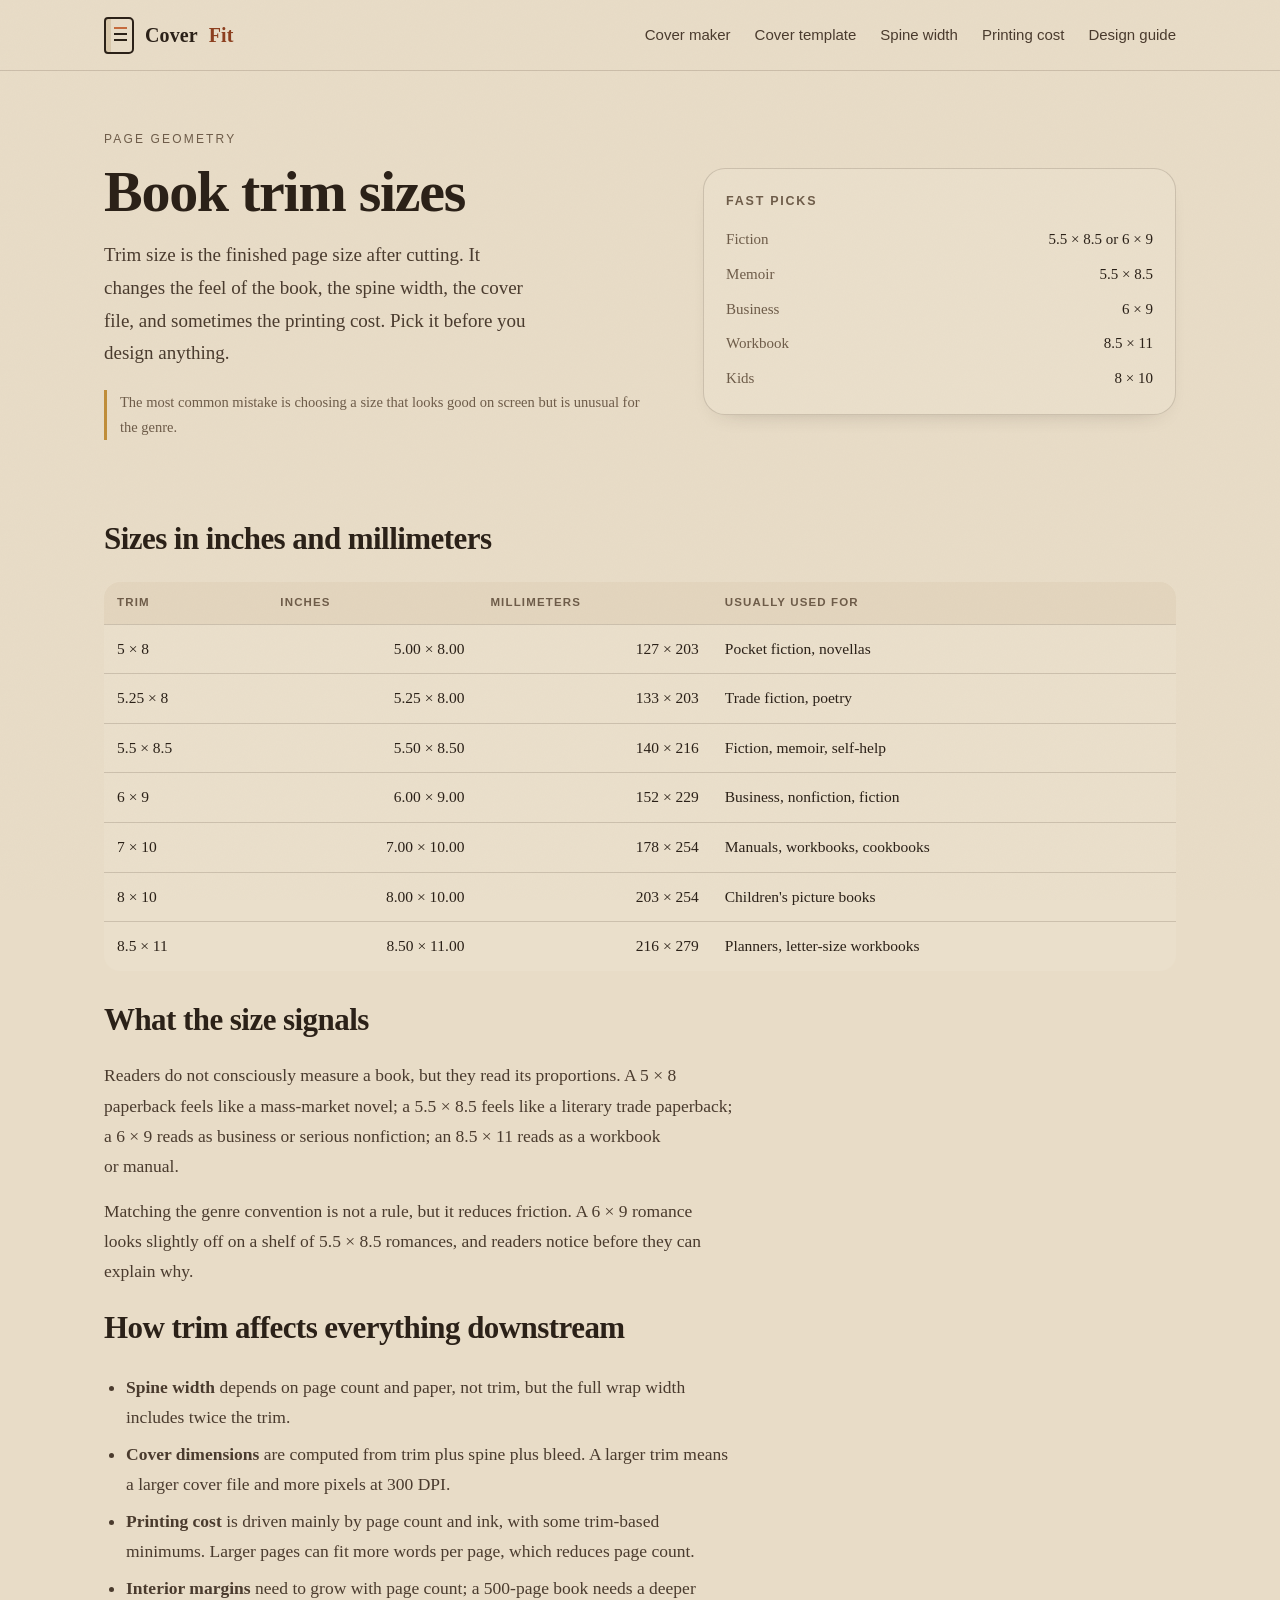
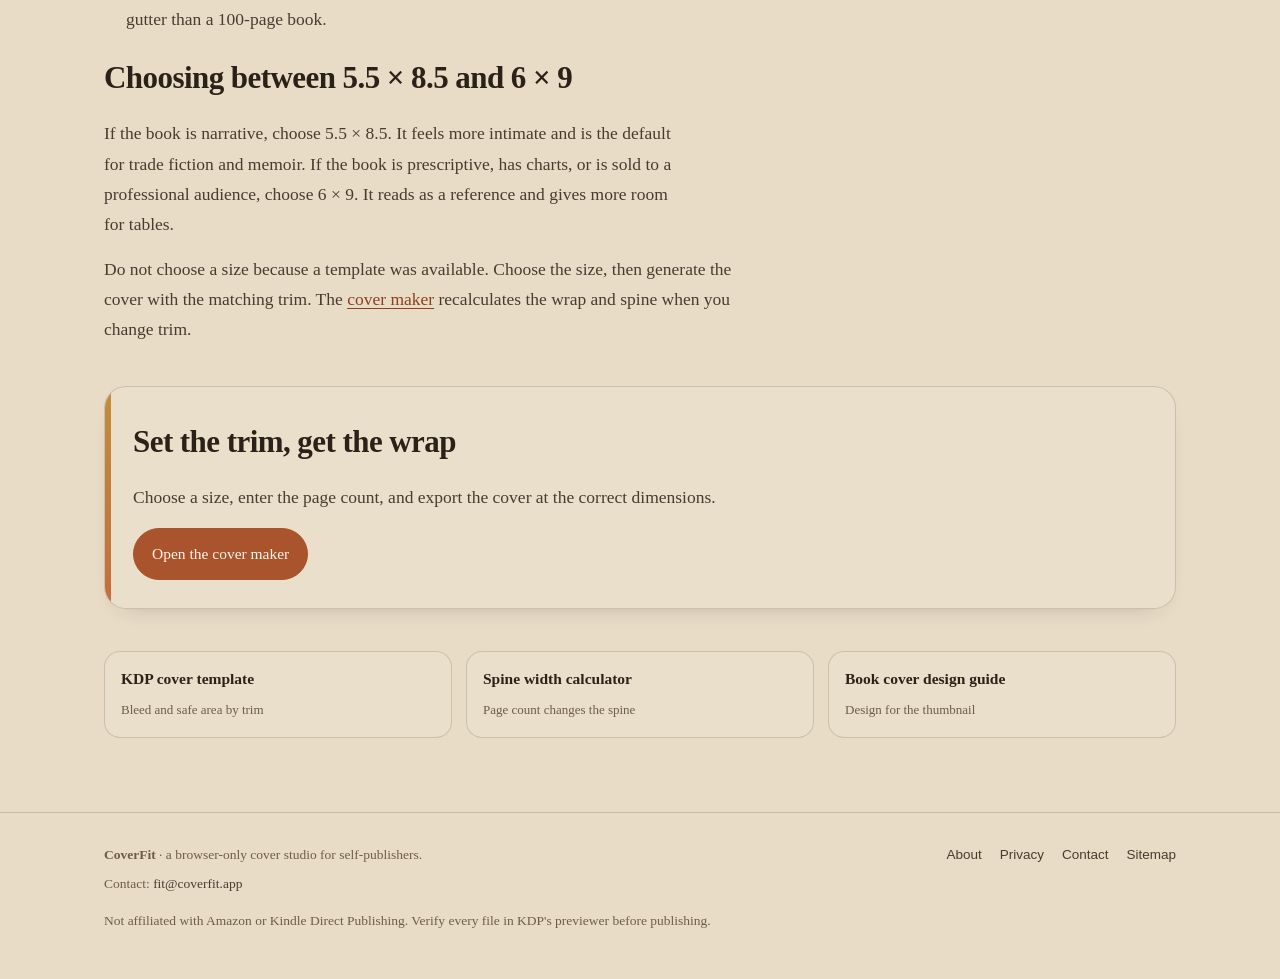
<file: trim-sizes.html>
<!DOCTYPE html>
<html lang="en">
<head>
<meta charset="utf-8">
<meta name="viewport" content="width=device-width, initial-scale=1">
<title>Book Trim Sizes: Which One Fits Your Genre | CoverFit</title>
<meta name="description" content="Common book trim sizes in inches and millimeters, what each one signals, and how trim affects spine width, printing cost, and cover design.">
<link rel="canonical" href="https://coverfit.app/trim-sizes">
<meta name="robots" content="index,follow,max-image-preview:large">
<meta property="og:type" content="article">
<meta property="og:title" content="Book Trim Sizes: Which One Fits Your Genre">
<meta property="og:description" content="6 × 9, 5.5 × 8.5, 5 × 8, 7 × 10, 8.5 × 11: what each size signals and when to use it.">
<meta property="og:url" content="https://coverfit.app/trim-sizes">
<meta property="og:site_name" content="CoverFit">
<meta property="og:image" content="https://coverfit.app/assets/og.png">
<meta property="og:image:width" content="1200">
<meta property="og:image:height" content="630">
<meta property="og:image:alt" content="Book Trim Sizes: Which One Fits Your Genre - CoverFit">
<meta name="twitter:card" content="summary_large_image">
<meta name="twitter:title" content="Book Trim Sizes: Which One Fits Your Genre">
<meta name="twitter:description" content="6 × 9, 5.5 × 8.5, 5 × 8, 7 × 10, 8.5 × 11: what each size signals and when to use it.">
<meta name="twitter:image" content="https://coverfit.app/assets/og.png">
<meta name="theme-color" content="#e8dcc7">
<!-- Google tag (gtag.js) -->
<script async src="https://www.googletagmanager.com/gtag/js?id=G-Z1QJ4BB7VF"></script>
<script>
window.dataLayer = window.dataLayer || [];
function gtag(){dataLayer.push(arguments);}
gtag('js', new Date());
gtag('config', 'G-Z1QJ4BB7VF', { anonymize_ip: true });
window.track = function (name, params) { try { gtag('event', name, params || {}); } catch (e) {} };
</script>
<link rel="stylesheet" href="/assets/site.css?v=6">
<script type="application/ld+json">{"@context":"https://schema.org","@type":"BreadcrumbList","itemListElement":[{"@type":"ListItem","position":1,"name":"Cover maker","item":"https://coverfit.app/"},{"@type":"ListItem","position":2,"name":"Book trim sizes","item":"https://coverfit.app/trim-sizes"}]}</script>
</head>
<body>
<a class="skip" href="#main">Skip to content</a>
<header class="site">
  <div class="wrap nav">
    <a class="brand" href="/"><span class="mark" aria-hidden="true"></span>Cover<em>Fit</em></a>
    <nav class="links" aria-label="Main">
      <a href="/">Cover maker</a>
      <a href="/kdp-cover-template">Cover template</a>
      <a href="/spine-width-calculator">Spine width</a>
      <a href="/printing-cost-calculator">Printing cost</a>
      <a href="/book-cover-design">Design guide</a>
    </nav>
  </div>
</header>

<main id="main">
<div class="wrap">
  <div class="hero">
    <div>
      <div class="kicker">Page geometry</div>
      <h1>Book trim sizes</h1>
      <p class="lede">Trim size is the finished page size after cutting. It changes the feel of the book, the spine width, the cover file, and sometimes the printing cost. Pick it before you design anything.</p>
      <p class="note">The most common mistake is choosing a size that looks good on screen but is unusual for the genre.</p>
    </div>
    <aside class="spec-card">
      <h2>Fast picks</h2>
      <dl>
        <dt>Fiction</dt><dd>5.5 × 8.5 or 6 × 9</dd>
        <dt>Memoir</dt><dd>5.5 × 8.5</dd>
        <dt>Business</dt><dd>6 × 9</dd>
        <dt>Workbook</dt><dd>8.5 × 11</dd>
        <dt>Kids</dt><dd>8 × 10</dd>
      </dl>
    </aside>
  </div>

  <section class="content">
    <h2>Sizes in inches and millimeters</h2>
    <table>
      <thead><tr><th>Trim</th><th class="num">Inches</th><th class="num">Millimeters</th><th>Usually used for</th></tr></thead>
      <tbody>
        <tr><td>5 × 8</td><td class="num">5.00 × 8.00</td><td class="num">127 × 203</td><td>Pocket fiction, novellas</td></tr>
        <tr><td>5.25 × 8</td><td class="num">5.25 × 8.00</td><td class="num">133 × 203</td><td>Trade fiction, poetry</td></tr>
        <tr><td>5.5 × 8.5</td><td class="num">5.50 × 8.50</td><td class="num">140 × 216</td><td>Fiction, memoir, self-help</td></tr>
        <tr><td>6 × 9</td><td class="num">6.00 × 9.00</td><td class="num">152 × 229</td><td>Business, nonfiction, fiction</td></tr>
        <tr><td>7 × 10</td><td class="num">7.00 × 10.00</td><td class="num">178 × 254</td><td>Manuals, workbooks, cookbooks</td></tr>
        <tr><td>8 × 10</td><td class="num">8.00 × 10.00</td><td class="num">203 × 254</td><td>Children's picture books</td></tr>
        <tr><td>8.5 × 11</td><td class="num">8.50 × 11.00</td><td class="num">216 × 279</td><td>Planners, letter-size workbooks</td></tr>
      </tbody>
    </table>

    <h2>What the size signals</h2>
    <p>Readers do not consciously measure a book, but they read its proportions. A 5 × 8 paperback feels like a mass-market novel; a 5.5 × 8.5 feels like a literary trade paperback; a 6 × 9 reads as business or serious nonfiction; an 8.5 × 11 reads as a workbook or manual.</p>
    <p>Matching the genre convention is not a rule, but it reduces friction. A 6 × 9 romance looks slightly off on a shelf of 5.5 × 8.5 romances, and readers notice before they can explain why.</p>

    <h2>How trim affects everything downstream</h2>
    <ul>
      <li><strong>Spine width</strong> depends on page count and paper, not trim, but the full wrap width includes twice the trim.</li>
      <li><strong>Cover dimensions</strong> are computed from trim plus spine plus bleed. A larger trim means a larger cover file and more pixels at 300 DPI.</li>
      <li><strong>Printing cost</strong> is driven mainly by page count and ink, with some trim-based minimums. Larger pages can fit more words per page, which reduces page count.</li>
      <li><strong>Interior margins</strong> need to grow with page count; a 500-page book needs a deeper gutter than a 100-page book.</li>
    </ul>

    <h2>Choosing between 5.5 × 8.5 and 6 × 9</h2>
    <p>If the book is narrative, choose 5.5 × 8.5. It feels more intimate and is the default for trade fiction and memoir. If the book is prescriptive, has charts, or is sold to a professional audience, choose 6 × 9. It reads as a reference and gives more room for tables.</p>
    <p>Do not choose a size because a template was available. Choose the size, then generate the cover with the matching trim. The <a href="/">cover maker</a> recalculates the wrap and spine when you change trim.</p>

    <div class="cta">
      <h2>Set the trim, get the wrap</h2>
      <p>Choose a size, enter the page count, and export the cover at the correct dimensions.</p>
      <a class="btn accent" href="/">Open the cover maker</a>
    </div>

    <div class="related">
      <a href="/kdp-cover-template"><b>KDP cover template</b><span>Bleed and safe area by trim</span></a>
      <a href="/spine-width-calculator"><b>Spine width calculator</b><span>Page count changes the spine</span></a>
      <a href="/book-cover-design"><b>Book cover design guide</b><span>Design for the thumbnail</span></a>
    </div>
  </section>
</div>
</main>

<footer class="site">
  <div class="wrap cols">
    <div>
      <div><strong>CoverFit</strong> · a browser-only cover studio for self-publishers.</div>
      <div style="margin-top:6px">Contact: <a href="mailto:fit@coverfit.app">fit@coverfit.app</a></div>
    </div>
    <nav aria-label="Footer">
      <a href="/about">About</a>
      <a href="/privacy">Privacy</a>
      <a href="/contact">Contact</a>
      <a href="/sitemap.xml">Sitemap</a>
    </nav>
  </div>
  <div class="wrap" style="margin-top:14px">Not affiliated with Amazon or Kindle Direct Publishing. Verify every file in KDP's previewer before publishing.</div>
</footer>
</body>
</html>
</file>
<file: assets/site.css>
:root{
  --sand:#e8dcc7;
  --sand-2:#e1d2b8;
  --sand-3:#d9c8ab;
  --oat:#d4b895;
  --clay:#b08b6e;
  --terracotta:#c66b3d;
  --terracotta-deep:#8d3f1f;
  --ochre:#c08e3a;
  --sage:#8b9d83;
  --moss:#606c38;
  --ink:#2b2118;
  --ink-2:#4a3b2e;
  --muted:#6e5c49;
  --line:rgba(43,33,24,.16);
  --line-strong:rgba(43,33,24,.3);
  --panel:#eadfcb;
  --panel-2:#e3d5be;
  --radius:22px;
  --radius-s:16px;
  --shadow:0 1px 0 rgba(43,33,24,.04),0 14px 34px -18px rgba(43,33,24,.35);
  --shadow-soft:0 10px 26px -20px rgba(43,33,24,.45);
  --max:1120px;
  --ease:cubic-bezier(.22,.61,.36,1);
}
*{box-sizing:border-box}
h1,h2,h3{text-wrap:balance}
p,li,summary,figcaption{text-wrap:pretty}
.brand,nav.links a,.proof .tagline,.spec-card dd{white-space:nowrap}
.preflight{margin-top:14px;border:1px solid var(--line);border-radius:16px;padding:12px 15px 10px;background:var(--panel)}
.preflight h3{margin:0 0 6px;font-size:11.5px;letter-spacing:.14em;text-transform:uppercase;color:var(--muted);font-family:-apple-system,BlinkMacSystemFont,"Segoe UI",sans-serif}
.preflight ul{list-style:none;margin:0;padding:0}
.preflight li{display:flex;gap:9px;align-items:flex-start;font-size:13.5px;line-height:1.5;padding:5px 0;color:var(--ink-2);font-family:-apple-system,BlinkMacSystemFont,"Segoe UI",sans-serif}
.preflight .dot{width:8px;height:8px;border-radius:50%;margin-top:6px;flex:0 0 auto}
.preflight .dot.ok{background:var(--moss)}
.preflight .dot.warn{background:var(--ochre)}
.preflight .dot.bad{background:#a9542c}
.preflight li span.txt{flex:1}
.preflight button{border:0;background:none;color:var(--terracotta-deep);font:inherit;font-size:12.5px;text-decoration:underline;cursor:pointer;padding:0;white-space:nowrap}
.preflight button:hover{color:var(--ink)}
.alert[hidden]{display:none}
.alert.is-error{border-color:#a9542c;background:#f3ded2}
html{-webkit-text-size-adjust:100%;scroll-behavior:smooth}
body{
  margin:0;background:var(--sand);color:var(--ink);
  font-family:"Iowan Old Style","Palatino Linotype",Palatino,"Book Antiqua",Georgia,"Songti SC",serif;
  font-size:17.5px;line-height:1.72;
  -webkit-font-smoothing:antialiased;
}
body::before{
  content:"";position:fixed;inset:0;z-index:60;pointer-events:none;opacity:.05;
  background-image:url("data:image/svg+xml,%3Csvg xmlns='http://www.w3.org/2000/svg' width='160' height='160'%3E%3Cfilter id='n'%3E%3CfeTurbulence type='fractalNoise' baseFrequency='.82' numOctaves='3' stitchTiles='stitch'/%3E%3C/filter%3E%3Crect width='160' height='160' filter='url(%23n)' opacity='.5'/%3E%3C/svg%3E");
  mix-blend-mode:multiply;
}
img,canvas{max-width:100%}
a{color:var(--terracotta-deep);text-decoration-thickness:1px;text-underline-offset:3px;transition:color .25s var(--ease)}
a:hover{color:var(--ink)}
.wrap{max-width:var(--max);margin:0 auto;padding:0 24px}
header.site{border-bottom:1px solid var(--line);background:rgba(232,220,199,.9);position:sticky;top:0;z-index:30;backdrop-filter:blur(8px) saturate(1.1)}
.nav{display:flex;align-items:center;justify-content:space-between;gap:20px;min-height:70px}
.brand{display:flex;align-items:center;gap:11px;font-weight:700;font-size:20px;color:var(--ink);text-decoration:none;letter-spacing:.005em}
.brand .mark{width:30px;height:37px;border:2px solid var(--ink);border-radius:4px 5px 5px 4px;position:relative;flex:0 0 auto;background:linear-gradient(90deg,var(--sand-3) 0 5px,transparent 5px)}
.brand .mark::before{content:"";position:absolute;left:8px;top:8px;right:5px;height:2px;background:var(--terracotta);box-shadow:0 6px 0 var(--ink),0 12px 0 var(--ink)}
.brand em{font-style:normal;color:var(--terracotta-deep)}
nav.links{display:flex;gap:24px;flex-wrap:wrap;font-size:15px;font-family:-apple-system,BlinkMacSystemFont,"Segoe UI",sans-serif}
nav.links a{color:var(--ink-2);text-decoration:none;position:relative;padding:9px 0;display:inline-block}
nav.links a::after{content:"";position:absolute;left:0;right:100%;bottom:-2px;height:2px;background:var(--terracotta);transition:right .3s var(--ease)}
nav.links a:hover::after{right:0}
nav.links a[aria-current="page"]{color:var(--terracotta-deep)}
nav.links a[aria-current="page"]::after{right:0}
main{padding:40px 0 10px}
.hero{display:grid;grid-template-columns:1.08fr .92fr;gap:44px;align-items:center;padding:18px 0 6px}
.hero > div:only-child{grid-column:1 / -1;max-width:78ch}
.kicker{font-size:12px;letter-spacing:.18em;text-transform:uppercase;color:var(--muted);margin-bottom:12px;font-family:-apple-system,BlinkMacSystemFont,"Segoe UI",sans-serif}
.hero h1{font-size:clamp(34px,5.2vw,58px);line-height:1.03;margin:0 0 18px;letter-spacing:-.022em;font-weight:600}
.hero h1 em{font-style:italic;color:var(--terracotta-deep)}
.hero p.lede{font-size:19px;color:var(--ink-2);margin:0 0 20px;max-width:50ch}
.hero .note{font-size:14.5px;color:var(--muted);border-left:3px solid var(--ochre);padding-left:13px;margin-top:18px}
.hero-cta{display:flex;gap:12px;flex-wrap:wrap;margin-top:22px}
.hero-proof{position:relative;padding:22px;background:var(--sand-2);border-radius:28px;box-shadow:var(--shadow);border:1px solid var(--line)}
.hero-proof .label{position:absolute;left:24px;top:-12px;background:var(--sand);border:1px solid var(--line);border-radius:999px;padding:3px 12px;font-size:11.5px;letter-spacing:.14em;text-transform:uppercase;color:var(--muted);font-family:-apple-system,BlinkMacSystemFont,"Segoe UI",sans-serif}
.proofs{display:grid;grid-template-columns:repeat(3,1fr);gap:14px;align-items:end}
.proof{position:relative;border-radius:6px;overflow:hidden;box-shadow:0 18px 30px -16px rgba(43,33,24,.55);transform:translateY(4px);animation:breathe 7s var(--ease) infinite}
.proof:nth-child(2){transform:translateY(-8px);animation-delay:-2.2s}
.proof:nth-child(3){transform:translateY(2px);animation-delay:-4.4s}
.proof canvas{display:block;width:100%;height:auto}
.proof .tagline{position:static;background:none;color:var(--muted);font-size:10.5px;letter-spacing:.13em;text-transform:uppercase;padding:9px 0 2px;text-align:center;font-family:-apple-system,BlinkMacSystemFont,"Segoe UI",sans-serif}
@keyframes breathe{0%,100%{transform:translateY(4px)}50%{transform:translateY(0)}}
@media(prefers-reduced-motion:reduce){
  .proof{animation:none}
  html{scroll-behavior:auto}
}
.spec-card{background:var(--panel);border:1px solid var(--line);border-radius:var(--radius);padding:22px;box-shadow:var(--shadow-soft)}
.spec-card h2{font-size:12.5px;margin:0 0 14px;letter-spacing:.14em;text-transform:uppercase;color:var(--muted);font-family:-apple-system,BlinkMacSystemFont,"Segoe UI",sans-serif;font-weight:600}
.spec-card dl{display:grid;grid-template-columns:auto 1fr;gap:9px 16px;margin:0;font-size:15px}
.spec-card dt{color:var(--muted)}
.spec-card dd{margin:0;text-align:right;font-variant-numeric:tabular-nums}
.tool{display:grid;grid-template-columns:350px 1fr;gap:30px;margin:34px 0 10px;scroll-margin-top:90px}
.panel{background:var(--panel);border:1px solid var(--line);border-radius:var(--radius);padding:22px;box-shadow:var(--shadow-soft)}
.panel h2{font-size:17px;margin:0 0 16px;font-family:-apple-system,BlinkMacSystemFont,"Segoe UI",sans-serif;letter-spacing:-.01em}
.panel fieldset{border:0;padding:0;margin:0 0 6px}
.panel legend{font-size:11.5px;letter-spacing:.14em;text-transform:uppercase;color:var(--muted);margin-bottom:10px;font-family:-apple-system,BlinkMacSystemFont,"Segoe UI",sans-serif}
.field{margin-bottom:14px}
.field label{display:block;font-size:12.5px;letter-spacing:.06em;text-transform:uppercase;color:var(--muted);margin-bottom:6px;font-family:-apple-system,BlinkMacSystemFont,"Segoe UI",sans-serif}
.field input[type=text],.field input[type=number],.field select,.field textarea{
  width:100%;padding:10px 12px;border:1px solid var(--line-strong);border-radius:12px;background:var(--sand);
  font:inherit;font-size:15.5px;color:var(--ink);transition:border-color .25s var(--ease),background .25s var(--ease)
}
.field input:focus-visible,.field select:focus-visible,.field textarea:focus-visible,.btn:focus-visible,summary:focus-visible,a:focus-visible{
  outline:2px solid var(--terracotta-deep);outline-offset:2px
}
input[type=checkbox]{accent-color:var(--terracotta);width:16px;height:16px;vertical-align:-2px;margin-right:6px}
input[type=range]{width:100%;accent-color:var(--terracotta);height:30px;margin:2px 0 0}
.crop-controls{margin-top:12px;padding-top:12px;border-top:1px solid var(--line)}
.crop-controls .cr{display:grid;grid-template-columns:repeat(3,1fr);gap:10px}
.crop-controls .cr label{display:block;font-size:11px;letter-spacing:.08em;text-transform:uppercase;color:var(--muted);margin-bottom:2px;font-family:-apple-system,BlinkMacSystemFont,"Segoe UI",sans-serif}
.crop-controls #crop-reset{width:100%;margin-top:8px;padding:8px 12px;font-size:13.5px}
.preview canvas{cursor:grab;touch-action:none}
.preview canvas.dragging{cursor:grabbing}
.field label:has(input[type=checkbox]){text-transform:none;letter-spacing:normal;font-size:15px;color:var(--ink-2);display:flex;align-items:center;gap:2px;cursor:pointer}
.file-field{position:relative}
.file-field input[type=file]{position:absolute;width:1px;height:1px;opacity:0;overflow:hidden}
.field .file-label{display:flex;align-items:center;justify-content:space-between;gap:12px;padding:10px 12px;border:1px dashed var(--line-strong);border-radius:12px;cursor:pointer;font-size:14.5px;color:var(--ink-2);background:var(--sand);margin:0;text-transform:none;letter-spacing:normal;transition:border-color .25s var(--ease),background .25s var(--ease)}
.file-label:hover{border-color:var(--clay);background:var(--sand-3)}
.field .file-label b{font-family:-apple-system,BlinkMacSystemFont,"Segoe UI",sans-serif;font-size:12px;letter-spacing:.08em;text-transform:uppercase;color:var(--terracotta-deep);font-weight:600}
.file-field input[type=file]:focus-visible + .file-label{outline:2px solid var(--terracotta-deep);outline-offset:2px}
.field input:hover,.field select:hover,.field textarea:hover{border-color:var(--clay)}
.field .hint{font-size:12.5px;color:var(--muted);margin-top:5px;font-family:-apple-system,BlinkMacSystemFont,"Segoe UI",sans-serif}
.row2{display:grid;grid-template-columns:1fr 1fr;gap:12px}
.row3{display:grid;grid-template-columns:repeat(3,1fr);gap:10px}
.swatch{display:flex;align-items:center;gap:8px}
.swatch input[type=color]{width:44px;height:38px;padding:3px;border:1px solid var(--line-strong);border-radius:10px;background:var(--sand);cursor:pointer}
.btn{display:inline-flex;align-items:center;justify-content:center;gap:8px;padding:12px 18px;white-space:nowrap;border-radius:999px;border:1px solid var(--ink);
  background:var(--ink);color:#f1e6d4;font:inherit;font-size:15.5px;cursor:pointer;text-decoration:none;transition:transform .2s var(--ease),background .25s var(--ease),box-shadow .25s var(--ease)}
.btn:hover{background:#3a2d21;color:#f6ecdc;transform:translateY(-1px);box-shadow:0 10px 20px -14px rgba(43,33,24,.7)}
.btn:active{transform:translateY(0)}
.btn.secondary{background:transparent;color:var(--ink);border-color:var(--line-strong)}
.btn.secondary:hover{background:var(--sand-3);color:var(--ink)}
.btn.accent{background:#a9542c;border-color:#a9542c;color:#fdf6ec}
.btn.accent:hover{background:var(--terracotta-deep);border-color:var(--terracotta-deep);color:#fdf6ec}
.btn.block{width:100%}
.btn:disabled{opacity:.55;cursor:progress;transform:none}
.actions{display:grid;grid-template-columns:1fr 1fr;gap:10px;margin-top:16px}
.actions.one{grid-template-columns:1fr}
.preview{
  background:
    linear-gradient(var(--sand-3),var(--sand-3)) padding-box,
    var(--sand-2);
  border:1px solid var(--line);
  border-radius:28px;padding:30px;display:flex;flex-direction:column;align-items:center;justify-content:center;min-height:400px;
  position:relative;overflow:hidden;
  background-color:var(--sand-2);
  background-image:
    repeating-linear-gradient(0deg,transparent 0 23px,rgba(43,33,24,.055) 23px 24px),
    repeating-linear-gradient(90deg,transparent 0 23px,rgba(43,33,24,.055) 23px 24px);
}
.preview::before,.preview::after{content:"";position:absolute;width:16px;height:16px;border-color:var(--clay);border-style:solid;opacity:.8}
.preview::before{left:14px;top:14px;border-width:1px 0 0 1px}
.preview::after{right:14px;bottom:14px;border-width:0 1px 1px 0}
.preview canvas{background:#f4ecdd;box-shadow:0 26px 40px -24px rgba(43,33,24,.65),0 0 0 1px rgba(43,33,24,.08);max-height:520px;width:auto;max-width:100%}
.preview .cap{font-size:12.5px;color:var(--muted);margin-top:14px;text-align:center;font-family:-apple-system,BlinkMacSystemFont,"Segoe UI",sans-serif;letter-spacing:.04em}
.readout{display:grid;grid-template-columns:repeat(auto-fit,minmax(130px,1fr));gap:10px;margin-top:14px}
.readout div{background:var(--sand-2);border:1px solid var(--line);border-radius:14px;padding:11px 13px}
.readout span{display:block;font-size:11px;letter-spacing:.1em;text-transform:uppercase;color:var(--muted);font-family:-apple-system,BlinkMacSystemFont,"Segoe UI",sans-serif}
.readout b{font-size:17px;font-variant-numeric:tabular-nums;transition:color .3s var(--ease)}
.readout b.flash{color:var(--terracotta-deep)}
section.content{margin:52px 0 0}
section.content h2{font-size:clamp(24px,3vw,31px);margin:0 0 14px;letter-spacing:-.018em;font-weight:600}
section.content h3{font-size:20px;margin:28px 0 8px}
section.content p{color:var(--ink-2);margin:0 0 15px;max-width:72ch}
section.content ul,section.content ol{color:var(--ink-2);padding-left:22px;max-width:72ch}
section.content li{margin:7px 0}
.cards{display:grid;grid-template-columns:repeat(auto-fit,minmax(250px,1fr));gap:18px;margin:20px 0}
.cards .card{border:1px solid var(--line);border-radius:var(--radius-s);padding:20px;background:var(--panel);box-shadow:var(--shadow-soft)}
.cards .card h3{margin:0 0 6px;font-size:18px}
.cards .card p{font-size:15px;margin:0;color:var(--muted)}
table{width:100%;border-collapse:collapse;margin:16px 0 22px;font-size:15.5px;background:var(--panel);border-radius:var(--radius-s);overflow:hidden}
th,td{text-align:left;padding:11px 13px;border-bottom:1px solid var(--line);vertical-align:top}
tr:last-child td{border-bottom:0}
th{font-family:-apple-system,BlinkMacSystemFont,"Segoe UI",sans-serif;font-size:11.5px;letter-spacing:.1em;text-transform:uppercase;color:var(--muted);font-weight:600;background:var(--panel-2)}
td.num{font-variant-numeric:tabular-nums;text-align:right}
.faq{border-top:1px solid var(--line)}
.faq details{border-bottom:1px solid var(--line);padding:16px 0}
.faq summary{cursor:pointer;font-weight:600;font-size:17px;list-style:none;display:flex;justify-content:space-between;gap:16px;align-items:baseline}
.faq summary::-webkit-details-marker{display:none}
.faq summary::after{content:"+";color:var(--terracotta);font-size:21px;line-height:1;flex:0 0 auto}
.faq details[open] summary::after{content:"\2212"}
.faq p{margin:12px 0 0;font-size:16px;color:var(--ink-2);max-width:70ch}
.related{display:grid;grid-template-columns:repeat(auto-fit,minmax(230px,1fr));gap:14px;margin:18px 0 0}
.related a{display:block;border:1px solid var(--line);border-radius:var(--radius-s);padding:14px 16px;text-decoration:none;color:var(--ink);background:var(--panel);transition:transform .25s var(--ease),border-color .25s var(--ease),box-shadow .25s var(--ease)}
.related a:hover{transform:translateY(-2px);border-color:var(--clay);box-shadow:var(--shadow-soft);color:var(--ink)}
.related a b{display:block;font-size:15.5px}
.related a span{font-size:13px;color:var(--muted)}
.cta{margin:42px 0;padding:28px;border:1px solid var(--line);border-radius:var(--radius);background:var(--panel);box-shadow:var(--shadow-soft);position:relative;overflow:hidden}
.cta::before{content:"";position:absolute;left:0;top:0;bottom:0;width:6px;background:linear-gradient(var(--ochre),var(--terracotta))}
.cta h2{margin:0 0 8px;font-size:23px}
.cta p{margin:0 0 16px;color:var(--ink-2)}
footer.site{margin-top:64px;border-top:1px solid var(--line);padding:30px 0 46px;color:var(--muted);font-size:13.5px}
footer.site .cols{display:flex;flex-wrap:wrap;gap:30px;justify-content:space-between}
footer.site a{color:var(--ink-2);text-decoration:none}
footer.site a:hover{color:var(--terracotta-deep)}
footer.site nav{display:flex;gap:18px;flex-wrap:wrap;font-family:-apple-system,BlinkMacSystemFont,"Segoe UI",sans-serif}
.skip{position:absolute;left:-9999px}
.skip:focus{left:14px;top:14px;background:var(--panel);padding:9px 14px;z-index:99;border-radius:10px}
.alert{background:var(--panel-2);border:1px solid var(--clay);color:var(--ink);padding:12px 15px;border-radius:14px;font-size:14.5px;margin:12px 0}
.step-list{counter-reset:step;list-style:none;padding:0;display:grid;gap:12px}
.step-list li{counter-increment:step;position:relative;padding:2px 0 2px 46px;color:var(--ink-2)}
.step-list li::before{content:counter(step);position:absolute;left:0;top:0;width:30px;height:30px;border-radius:50%;background:var(--ochre);color:var(--ink);font-family:-apple-system,BlinkMacSystemFont,"Segoe UI",sans-serif;font-weight:700;font-size:14px;display:grid;place-items:center}
@media(max-width:920px){
  .hero{grid-template-columns:1fr;gap:30px}
  .tool{grid-template-columns:1fr}
  .preview{min-height:320px;padding:22px}
  nav.links{gap:16px;font-size:14px}
}
@media(max-width:600px){
  body{font-size:16.5px}
  .nav{min-height:60px}
  .wrap{padding:0 18px}
  .actions{grid-template-columns:1fr}
  .row2,.row3{grid-template-columns:1fr}
  nav.links{width:100%;order:3;padding-bottom:10px}
  .nav{flex-wrap:wrap;padding-top:8px}
  .proofs{gap:8px}
}
@media print{
  header.site,footer.site,.tool .panel,.cta,body::before{display:none}
  .preview{border:none;box-shadow:none;background:none}
}
</file>
